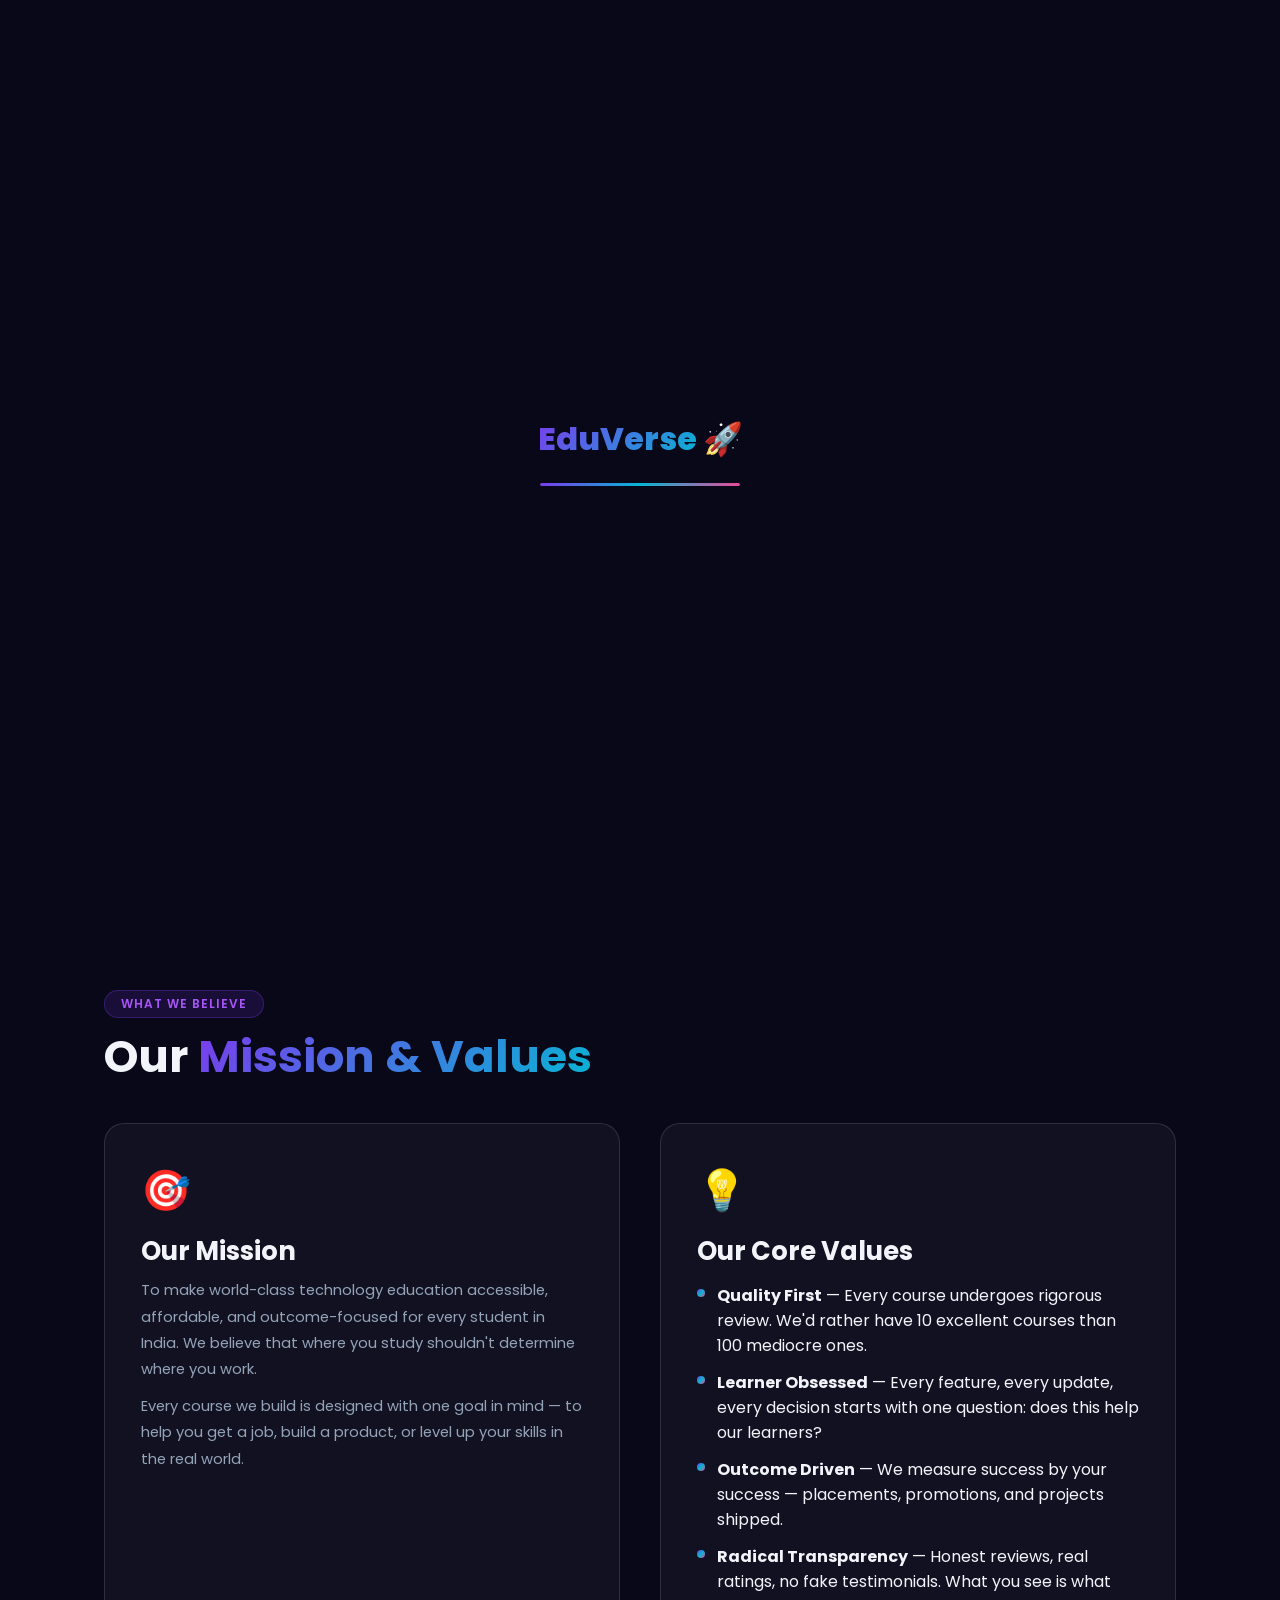
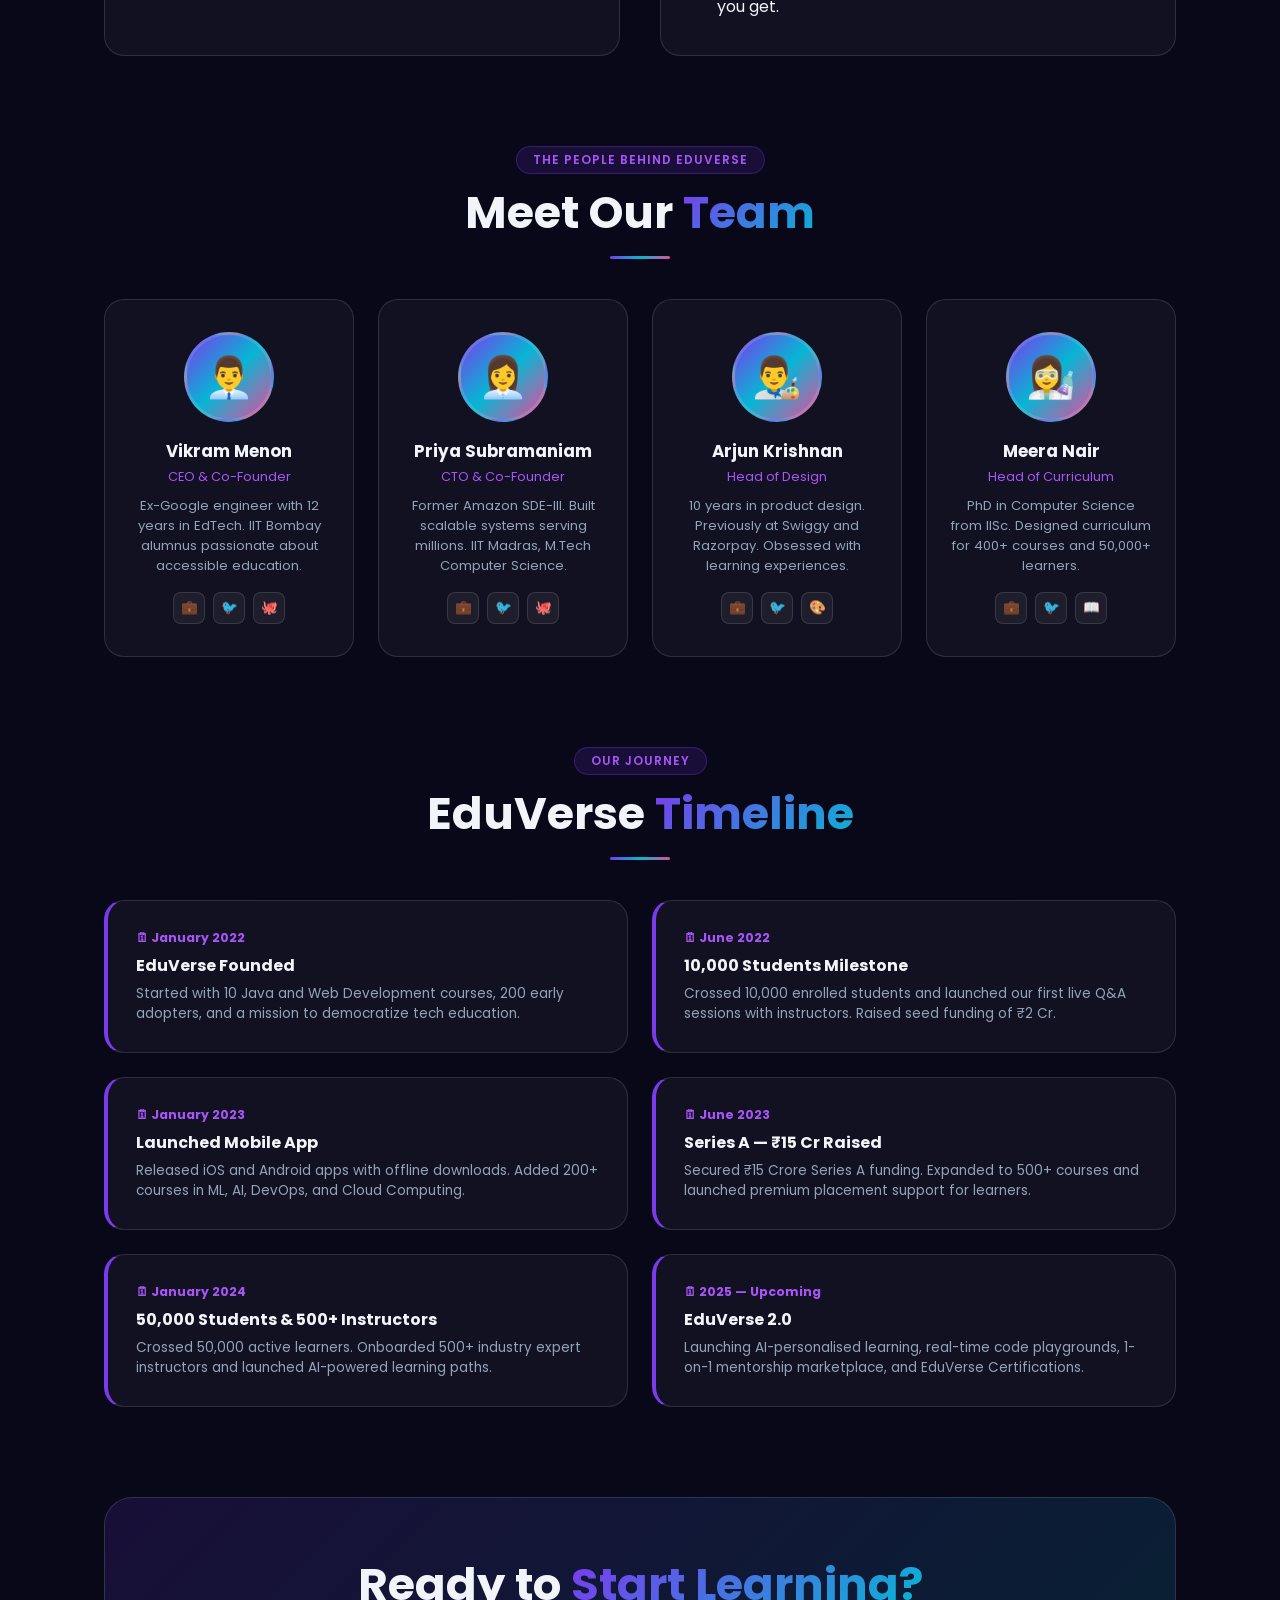
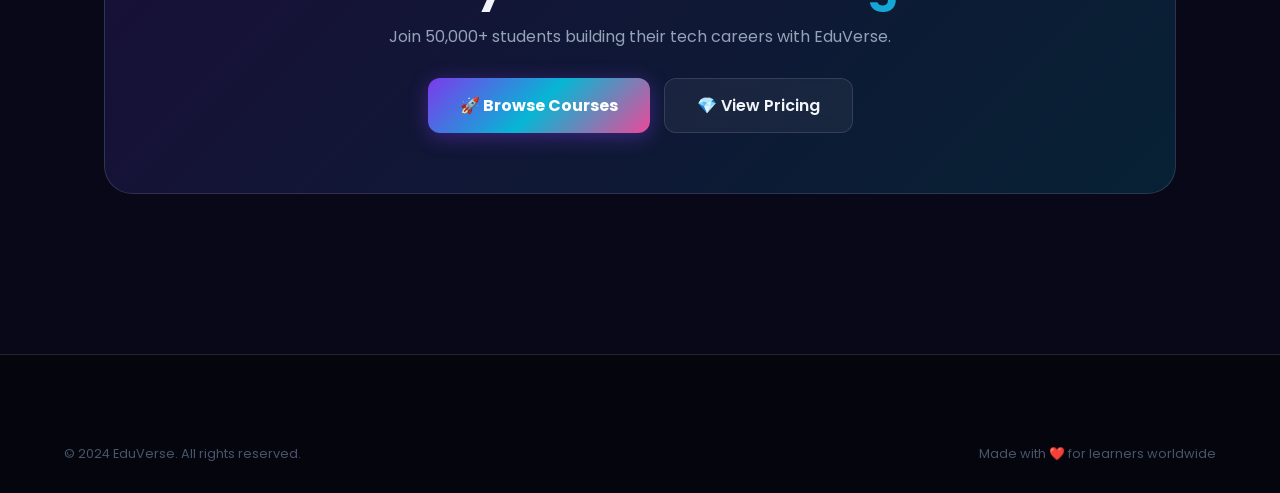
<file: about.html>
<!DOCTYPE html>
<html lang="en">
<head>
  <meta charset="UTF-8" />
  <meta name="viewport" content="width=device-width, initial-scale=1.0" />
  <title>About — EduVerse</title>
  <link rel="stylesheet" href="style.css" />
  <link rel="stylesheet" href="animations.css" />
  <link rel="stylesheet" href="responsive.css" />
  <style>
    .about-page { padding: calc(var(--navbar-height) + 60px) 5% 80px; max-width: 1200px; margin: 0 auto; }
    .about-hero { display: grid; grid-template-columns: 1fr 1fr; gap: 60px; align-items: center; margin-bottom: 90px; }
    @media(max-width:768px){ .about-hero { grid-template-columns:1fr; text-align:center; } }
    .about-hero-img {
      width: 100%; aspect-ratio: 1;
      background: var(--gradient-card);
      border: 1px solid var(--glass-border); border-radius: var(--border-radius-lg);
      display: flex; align-items: center; justify-content: center;
      font-size: 8rem; position: relative; overflow: hidden;
    }
    .about-hero-img .morph-shape { opacity: 0.15; }
    .about-stats { display: grid; grid-template-columns: repeat(4,1fr); gap: 24px; margin-bottom: 90px; }
    @media(max-width:768px){ .about-stats { grid-template-columns:1fr 1fr; } }
    .about-stat-card { background: var(--bg-card); border: 1px solid var(--glass-border); border-radius: var(--border-radius); padding: 28px 20px; text-align: center; transition: var(--transition-bounce); }
    .about-stat-card:hover { transform: translateY(-6px); border-color: var(--primary); box-shadow: var(--shadow-glow); }
    .about-stat-num { font-size: 2.5rem; font-weight: 900; display: block; margin-bottom: 4px; }
    .about-stat-label { font-size: 0.85rem; color: var(--text-secondary); }

    /* Mission + Values */
    .mission-section { display: grid; grid-template-columns: 1fr 1fr; gap: 40px; margin-bottom: 90px; }
    @media(max-width:768px){ .mission-section { grid-template-columns:1fr; } }
    .mission-card { background: var(--bg-card); border: 1px solid var(--glass-border); border-radius: var(--border-radius); padding: 36px; }
    .mission-icon { font-size: 2.5rem; margin-bottom: 16px; display: block; }
    .values-list { list-style: none; margin-top: 16px; display: flex; flex-direction: column; gap: 12px; }
    .value-item { display: flex; gap: 12px; align-items: flex-start; }
    .value-dot { width: 8px; height: 8px; border-radius: 50%; background: var(--gradient-main); flex-shrink: 0; margin-top: 6px; }

    /* Team */
    .team-grid { display: grid; grid-template-columns: repeat(auto-fill,minmax(240px,1fr)); gap: 24px; margin-bottom: 90px; }
    .team-card { background: var(--bg-card); border: 1px solid var(--glass-border); border-radius: var(--border-radius); padding: 32px 24px; text-align: center; transition: var(--transition-bounce); }
    .team-card:hover { transform: translateY(-6px); border-color: var(--primary); box-shadow: var(--shadow-glow); }
    .team-avatar { width: 90px; height: 90px; border-radius: 50%; background: var(--gradient-main); margin: 0 auto 16px; display: flex; align-items: center; justify-content: center; font-size: 2.5rem; border: 3px solid var(--glass-border); }
    .team-name { font-size: 1.05rem; font-weight: 700; margin-bottom: 4px; }
    .team-role { font-size: 0.8rem; color: var(--primary-light); margin-bottom: 10px; }
    .team-bio { font-size: 0.82rem; color: var(--text-secondary); margin-bottom: 16px; }
    .team-socials { display: flex; gap: 8px; justify-content: center; }
    .team-social { width: 32px; height: 32px; border-radius: 8px; background: var(--glass); border: 1px solid var(--glass-border); display: flex; align-items: center; justify-content: center; font-size: 0.85rem; transition: var(--transition); }
    .team-social:hover { background: var(--primary); border-color: var(--primary); }

    /* Timeline */
    .about-timeline { margin-bottom: 90px; }
    .timeline-grid { display: grid; grid-template-columns: 1fr 1fr; gap: 24px; }
    @media(max-width:768px){ .timeline-grid { grid-template-columns:1fr; } }
    .tl-card { background: var(--bg-card); border: 1px solid var(--glass-border); border-radius: var(--border-radius); padding: 28px; border-left: 4px solid var(--primary); transition: var(--transition-bounce); }
    .tl-card:hover { transform: translateX(6px); border-left-color: var(--secondary); }
    .tl-year { font-size: 0.78rem; font-weight: 700; color: var(--primary-light); margin-bottom: 6px; }
    .tl-title { font-size: 1rem; font-weight: 700; margin-bottom: 6px; }
    .tl-desc { font-size: 0.85rem; color: var(--text-secondary); }
  </style>
</head>
<body>
<div id="loader"><div class="loader-logo"><span class="gradient-text">EduVerse</span> 🚀</div><div class="loader-bar"><div class="loader-progress"></div></div></div>
<div id="cursor-spotlight"></div>

<nav class="navbar">
  <a href="index.html" class="nav-logo"><span>🚀</span><span class="logo-text">EduVerse</span></a>
  <ul class="nav-links">
    <li><a href="index.html">Home</a></li><li><a href="courses.html">Courses</a></li><li><a href="dashboard.html">Dashboard</a></li><li><a href="pricing.html">Pricing</a></li><li><a href="about.html" class="active">About</a></li><li><a href="contact.html">Contact</a></li>
  </ul>
  <div class="nav-actions">
    <button class="theme-toggle">☀️</button>
    <a href="dashboard.html"><button class="btn-primary">My Dashboard</button></a>
    <button class="hamburger"><span></span><span></span><span></span></button>
  </div>
</nav>
<div class="mobile-menu"><a href="index.html">🏠 Home</a><a href="courses.html">📚 Courses</a><a href="dashboard.html">📊 Dashboard</a><a href="about.html">ℹ️ About</a><a href="contact.html">📬 Contact</a></div>

<div class="about-page">

  <!-- Hero -->
  <div class="about-hero">
    <div class="reveal">
      <span class="section-tag">Our Story</span>
      <h1 class="section-title" style="margin-bottom:16px;">Empowering the Next<br/><span class="gradient-text">Generation of Builders</span></h1>
      <p style="font-size:1rem;color:var(--text-secondary);margin-bottom:24px;">EduVerse was born in 2022 from a simple belief — quality tech education should be accessible to every student in India, regardless of their college or city. We started with 10 courses and 200 students. Today, we're 50,000+ learners strong.</p>
      <div style="display:flex;gap:14px;flex-wrap:wrap;">
        <button class="btn-hero-primary" onclick="window.location.href='courses.html'">Explore Courses</button>
        <button class="btn-hero-secondary" onclick="window.location.href='contact.html'">Contact Us</button>
      </div>
    </div>
    <div class="about-hero-img reveal reveal-delay-2">
      <div class="morph-bg"><div class="morph-shape morph-shape-1" style="animation:morphShape 8s ease-in-out infinite;"></div></div>
      <span style="position:relative;z-index:2;">🚀</span>
    </div>
  </div>

  <!-- Stats -->
  <div class="about-stats">
    <div class="about-stat-card reveal"><span class="about-stat-num gradient-text" data-target="50000" data-suffix="+">50,000+</span><div class="about-stat-label">Students Enrolled</div></div>
    <div class="about-stat-card reveal reveal-delay-2"><span class="about-stat-num gradient-text" data-target="2000" data-suffix="+">2,000+</span><div class="about-stat-label">Courses Available</div></div>
    <div class="about-stat-card reveal reveal-delay-3"><span class="about-stat-num gradient-text" data-target="500" data-suffix="+">500+</span><div class="about-stat-label">Expert Instructors</div></div>
    <div class="about-stat-card reveal reveal-delay-4"><span class="about-stat-num gradient-text" data-target="95" data-suffix="%">95%</span><div class="about-stat-label">Placement Rate</div></div>
  </div>

  <!-- Mission + Values -->
  <div class="section-header reveal" style="text-align:left;margin-bottom:40px;">
    <span class="section-tag">What We Believe</span>
    <h2 class="section-title">Our <span class="gradient-text">Mission & Values</span></h2>
  </div>
  <div class="mission-section">
    <div class="mission-card reveal">
      <span class="mission-icon">🎯</span>
      <h3>Our Mission</h3>
      <p style="color:var(--text-secondary);margin-top:10px;font-size:0.92rem;line-height:1.8;">To make world-class technology education accessible, affordable, and outcome-focused for every student in India. We believe that where you study shouldn't determine where you work.</p>
      <p style="color:var(--text-secondary);margin-top:10px;font-size:0.92rem;line-height:1.8;">Every course we build is designed with one goal in mind — to help you get a job, build a product, or level up your skills in the real world.</p>
    </div>
    <div class="mission-card reveal reveal-delay-2">
      <span class="mission-icon">💡</span>
      <h3>Our Core Values</h3>
      <ul class="values-list">
        <li class="value-item"><div class="value-dot"></div><div><strong>Quality First</strong> — Every course undergoes rigorous review. We'd rather have 10 excellent courses than 100 mediocre ones.</div></li>
        <li class="value-item"><div class="value-dot"></div><div><strong>Learner Obsessed</strong> — Every feature, every update, every decision starts with one question: does this help our learners?</div></li>
        <li class="value-item"><div class="value-dot"></div><div><strong>Outcome Driven</strong> — We measure success by your success — placements, promotions, and projects shipped.</div></li>
        <li class="value-item"><div class="value-dot"></div><div><strong>Radical Transparency</strong> — Honest reviews, real ratings, no fake testimonials. What you see is what you get.</div></li>
      </ul>
    </div>
  </div>

  <!-- Team -->
  <div class="section-header reveal" style="margin-bottom:40px;">
    <span class="section-tag">The People Behind EduVerse</span>
    <h2 class="section-title">Meet Our <span class="gradient-text">Team</span></h2>
    <div class="section-divider"></div>
  </div>
  <div class="team-grid">
    <div class="team-card reveal">
      <div class="team-avatar">👨‍💼</div>
      <div class="team-name">Vikram Menon</div>
      <div class="team-role">CEO & Co-Founder</div>
      <div class="team-bio">Ex-Google engineer with 12 years in EdTech. IIT Bombay alumnus passionate about accessible education.</div>
      <div class="team-socials"><a href="#" class="team-social">💼</a><a href="#" class="team-social">🐦</a><a href="#" class="team-social">🐙</a></div>
    </div>
    <div class="team-card reveal reveal-delay-2">
      <div class="team-avatar">👩‍💼</div>
      <div class="team-name">Priya Subramaniam</div>
      <div class="team-role">CTO & Co-Founder</div>
      <div class="team-bio">Former Amazon SDE-III. Built scalable systems serving millions. IIT Madras, M.Tech Computer Science.</div>
      <div class="team-socials"><a href="#" class="team-social">💼</a><a href="#" class="team-social">🐦</a><a href="#" class="team-social">🐙</a></div>
    </div>
    <div class="team-card reveal reveal-delay-3">
      <div class="team-avatar">👨‍🎨</div>
      <div class="team-name">Arjun Krishnan</div>
      <div class="team-role">Head of Design</div>
      <div class="team-bio">10 years in product design. Previously at Swiggy and Razorpay. Obsessed with learning experiences.</div>
      <div class="team-socials"><a href="#" class="team-social">💼</a><a href="#" class="team-social">🐦</a><a href="#" class="team-social">🎨</a></div>
    </div>
    <div class="team-card reveal reveal-delay-4">
      <div class="team-avatar">👩‍🔬</div>
      <div class="team-name">Meera Nair</div>
      <div class="team-role">Head of Curriculum</div>
      <div class="team-bio">PhD in Computer Science from IISc. Designed curriculum for 400+ courses and 50,000+ learners.</div>
      <div class="team-socials"><a href="#" class="team-social">💼</a><a href="#" class="team-social">🐦</a><a href="#" class="team-social">📖</a></div>
    </div>
  </div>

  <!-- Timeline -->
  <div class="section-header reveal" style="margin-bottom:40px;">
    <span class="section-tag">Our Journey</span>
    <h2 class="section-title">EduVerse <span class="gradient-text">Timeline</span></h2>
    <div class="section-divider"></div>
  </div>
  <div class="about-timeline">
    <div class="timeline-grid">
      <div class="tl-card reveal"><div class="tl-year">🗓 January 2022</div><div class="tl-title">EduVerse Founded</div><div class="tl-desc">Started with 10 Java and Web Development courses, 200 early adopters, and a mission to democratize tech education.</div></div>
      <div class="tl-card reveal reveal-delay-2"><div class="tl-year">🗓 June 2022</div><div class="tl-title">10,000 Students Milestone</div><div class="tl-desc">Crossed 10,000 enrolled students and launched our first live Q&A sessions with instructors. Raised seed funding of ₹2 Cr.</div></div>
      <div class="tl-card reveal reveal-delay-3"><div class="tl-year">🗓 January 2023</div><div class="tl-title">Launched Mobile App</div><div class="tl-desc">Released iOS and Android apps with offline downloads. Added 200+ courses in ML, AI, DevOps, and Cloud Computing.</div></div>
      <div class="tl-card reveal reveal-delay-4"><div class="tl-year">🗓 June 2023</div><div class="tl-title">Series A — ₹15 Cr Raised</div><div class="tl-desc">Secured ₹15 Crore Series A funding. Expanded to 500+ courses and launched premium placement support for learners.</div></div>
      <div class="tl-card reveal"><div class="tl-year">🗓 January 2024</div><div class="tl-title">50,000 Students & 500+ Instructors</div><div class="tl-desc">Crossed 50,000 active learners. Onboarded 500+ industry expert instructors and launched AI-powered learning paths.</div></div>
      <div class="tl-card reveal reveal-delay-2"><div class="tl-year">🗓 2025 — Upcoming</div><div class="tl-title">EduVerse 2.0</div><div class="tl-desc">Launching AI-personalised learning, real-time code playgrounds, 1-on-1 mentorship marketplace, and EduVerse Certifications.</div></div>
    </div>
  </div>

  <!-- CTA -->
  <div class="reveal" style="text-align:center;padding:60px 20px;background:var(--gradient-card);border-radius:var(--border-radius-lg);border:1px solid var(--glass-border);">
    <h2 style="margin-bottom:12px;">Ready to <span class="gradient-text">Start Learning?</span></h2>
    <p style="color:var(--text-secondary);margin-bottom:28px;">Join 50,000+ students building their tech careers with EduVerse.</p>
    <div style="display:flex;gap:14px;justify-content:center;flex-wrap:wrap;">
      <button class="btn-hero-primary" onclick="window.location.href='courses.html'">🚀 Browse Courses</button>
      <button class="btn-hero-secondary" onclick="window.location.href='pricing.html'">💎 View Pricing</button>
    </div>
  </div>
</div>

<footer style="margin-top:80px;">
  <div class="footer-bottom" style="max-width:1300px;margin:0 auto;padding:30px 0 0;">
    <span>© 2024 EduVerse. All rights reserved.</span>
    <span>Made with ❤️ for learners worldwide</span>
  </div>
</footer>
<button id="back-to-top">↑</button>
<button class="ai-chat-toggle">🤖</button>
<div class="ai-chat-box"><div class="chat-header"><span>🤖</span><h4>EduVerse AI</h4><button class="chat-close">✕</button></div><div class="chat-messages"><div class="chat-msg bot">👋 Want to know more about EduVerse? I'm happy to help!</div></div><div class="chat-input-row"><input class="chat-input" type="text" placeholder="Ask me anything..." /><button class="chat-send">→</button></div></div>

<script src="main.js"></script>
</body>
</html>
</file>
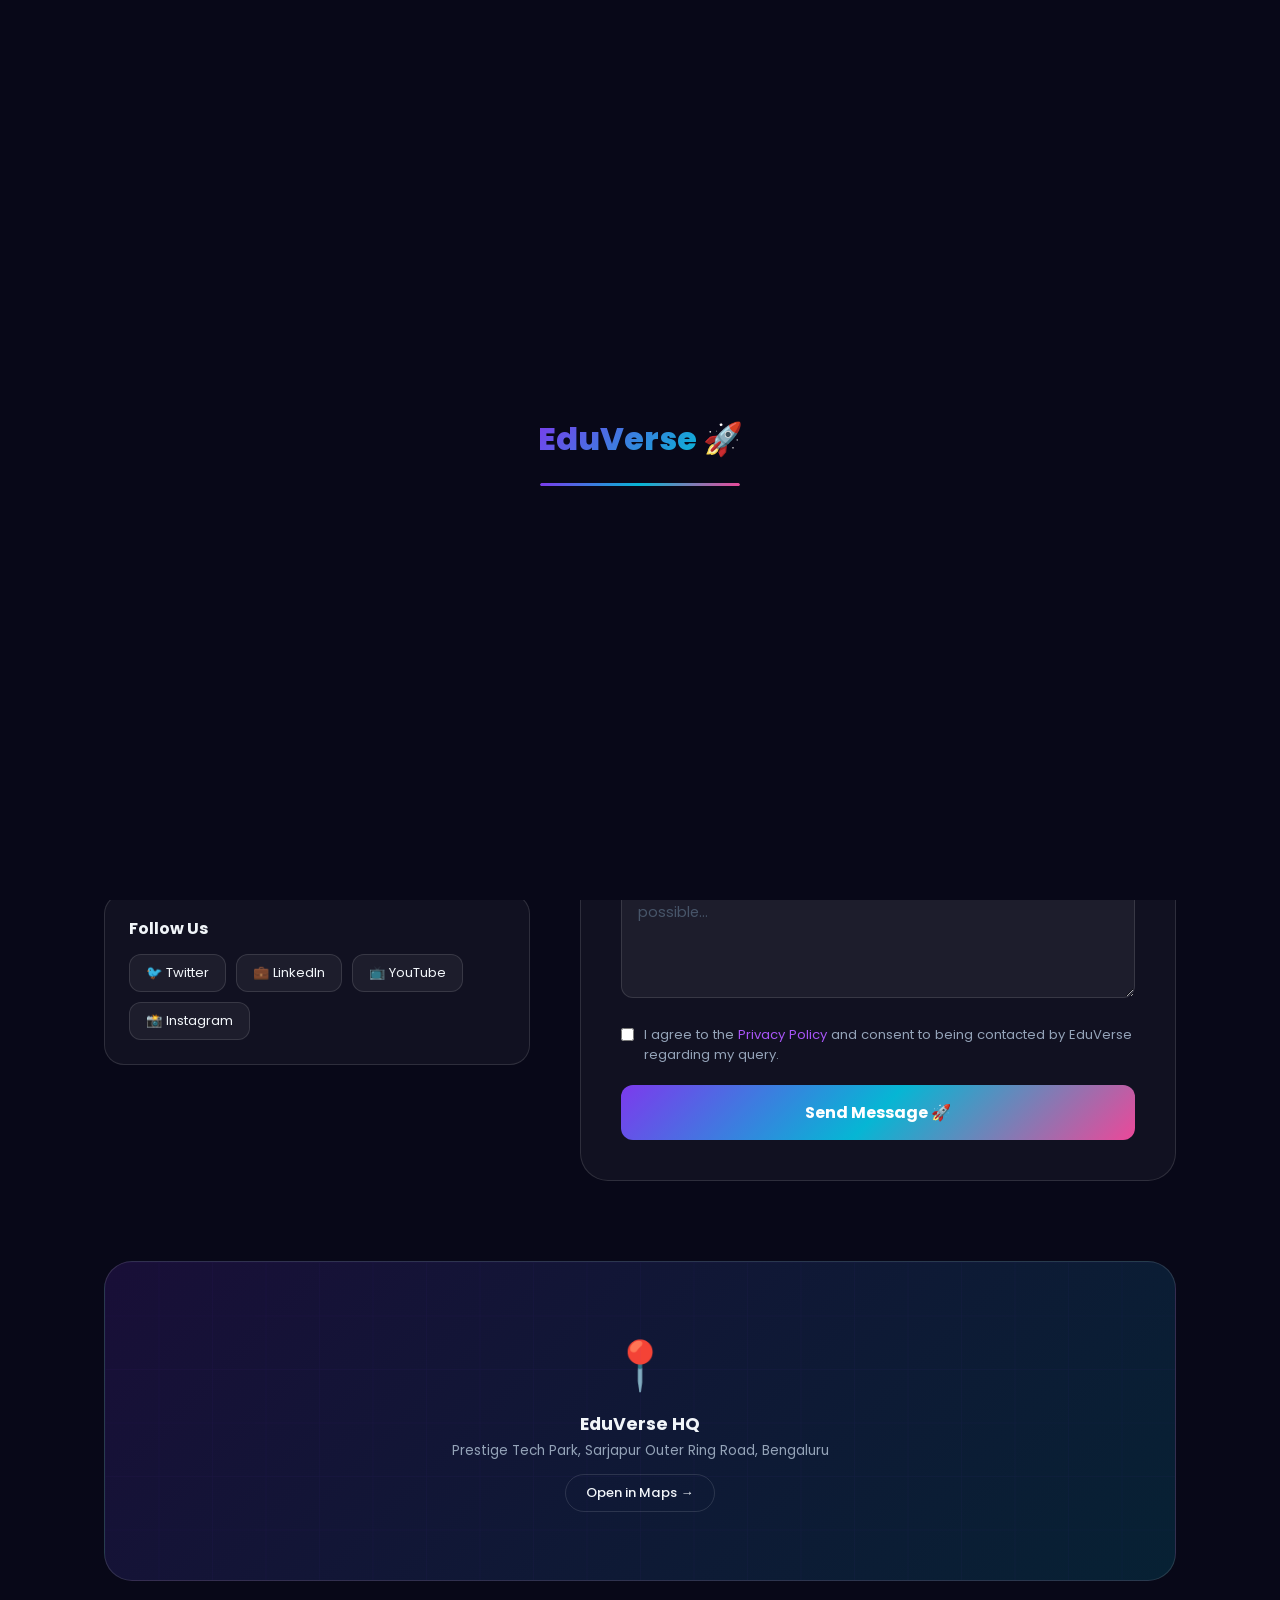
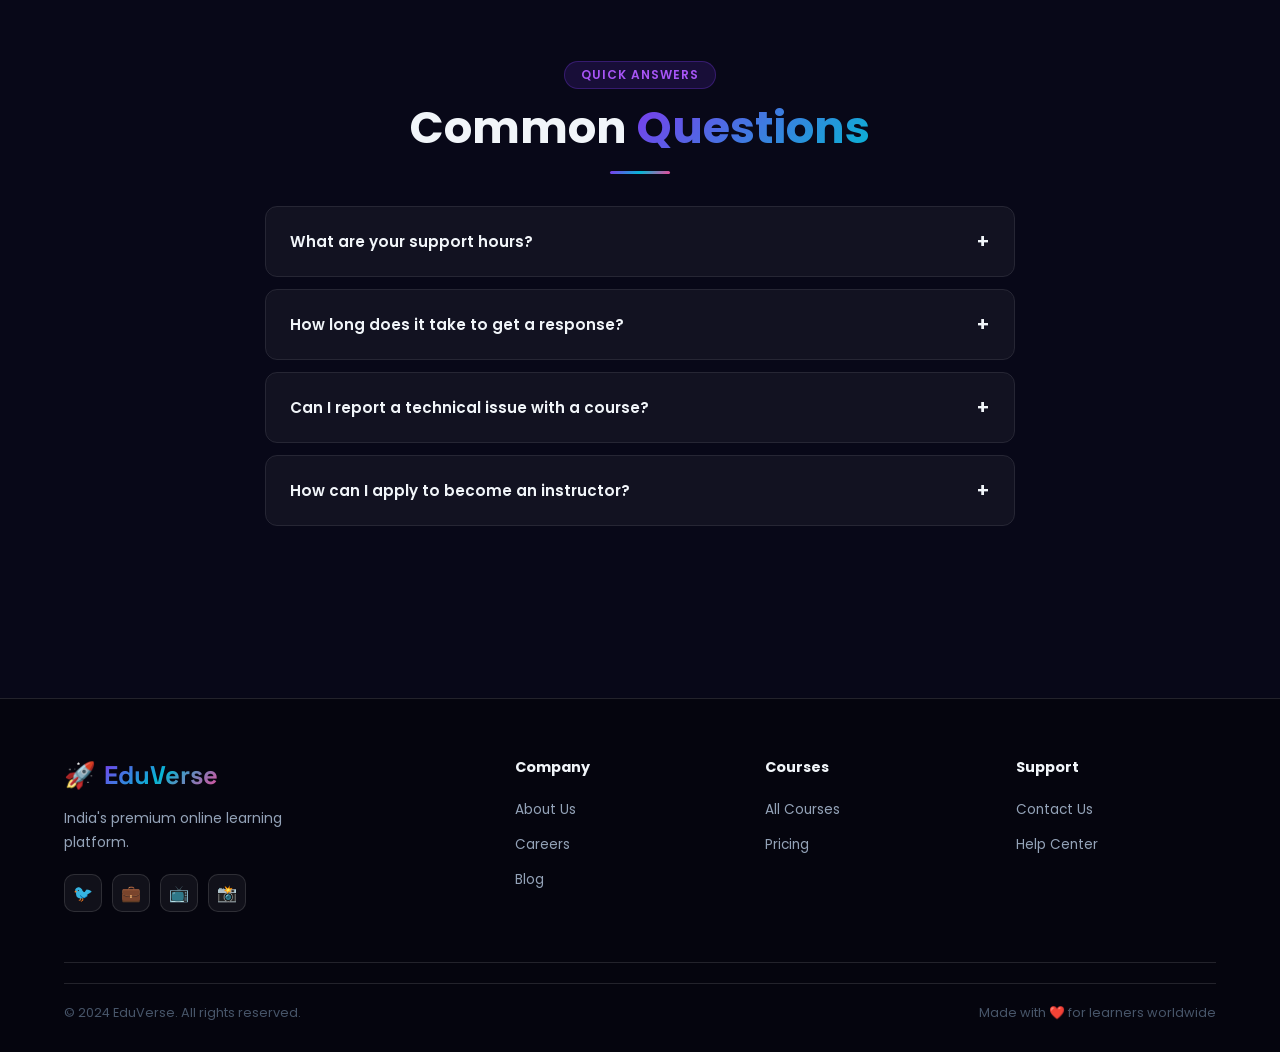
<file: contact.html>
<!DOCTYPE html>
<html lang="en">
<head>
  <meta charset="UTF-8" />
  <meta name="viewport" content="width=device-width, initial-scale=1.0" />
  <title>Contact — EduVerse</title>
  <link rel="stylesheet" href="style.css" />
  <link rel="stylesheet" href="animations.css" />
  <link rel="stylesheet" href="responsive.css" />
  <style>
    .contact-page { padding: calc(var(--navbar-height) + 60px) 5% 80px; max-width: 1200px; margin: 0 auto; }
    .contact-grid { display: grid; grid-template-columns: 1fr 1.4fr; gap: 50px; margin-bottom: 80px; }
    @media(max-width:900px){ .contact-grid { grid-template-columns:1fr; } }

    /* Contact Info */
    .contact-info-cards { display: flex; flex-direction: column; gap: 16px; margin-bottom: 32px; }
    .info-card {
      display: flex; align-items: flex-start; gap: 16px;
      background: var(--bg-card); border: 1px solid var(--glass-border);
      border-radius: var(--border-radius); padding: 22px;
      transition: var(--transition-bounce);
    }
    .info-card:hover { border-color: var(--primary); transform: translateX(6px); box-shadow: var(--shadow-glow); }
    .info-icon { width: 48px; height: 48px; border-radius: 12px; display: flex; align-items: center; justify-content: center; font-size: 1.4rem; flex-shrink: 0; }
    .info-content h4 { font-size: 0.9rem; font-weight: 700; margin-bottom: 4px; }
    .info-content p, .info-content a { font-size: 0.85rem; color: var(--text-secondary); }
    .info-content a:hover { color: var(--primary-light); }

    /* Form */
    .contact-form-card {
      background: var(--bg-card); border: 1px solid var(--glass-border);
      border-radius: var(--border-radius-lg); padding: 40px;
    }
    .form-row { display: grid; grid-template-columns: 1fr 1fr; gap: 16px; }
    @media(max-width:600px){ .form-row { grid-template-columns:1fr; } }
    .form-group { margin-bottom: 20px; }
    .form-label { display: block; font-size: 0.85rem; font-weight: 600; margin-bottom: 8px; color: var(--text-secondary); }
    .form-input, .form-select, .form-textarea {
      width: 100%; padding: 12px 16px;
      background: var(--glass); border: 1px solid var(--glass-border);
      border-radius: var(--border-radius-sm); color: var(--text-primary);
      font-family: var(--font-main); font-size: 0.9rem; outline: none;
      transition: var(--transition);
    }
    .form-input:focus, .form-select:focus, .form-textarea:focus {
      border-color: var(--primary); box-shadow: 0 0 0 3px rgba(124,58,237,0.15);
    }
    .form-input::placeholder, .form-textarea::placeholder { color: var(--text-muted); }
    .form-input.error { border-color: #ef4444; box-shadow: 0 0 0 3px rgba(239,68,68,0.15); }
    .form-textarea { resize: vertical; min-height: 130px; }
    .form-error { font-size: 0.75rem; color: #ef4444; margin-top: 4px; display: none; }
    .form-error.visible { display: block; }
    .form-select option { background: #0f0a2e; }
    .btn-submit {
      width: 100%; padding: 15px; border-radius: var(--border-radius-sm);
      background: var(--gradient-main); color: white; font-weight: 700;
      font-size: 1rem; border: none; cursor: pointer;
      font-family: var(--font-main); transition: var(--transition-bounce);
      position: relative; overflow: hidden;
    }
    .btn-submit:hover { transform: translateY(-2px); box-shadow: var(--shadow-neon); }
    .btn-submit:disabled { opacity: 0.6; cursor: not-allowed; transform: none; }

    /* Map placeholder */
    .map-placeholder {
      width: 100%; height: 320px; border-radius: var(--border-radius-lg);
      background: var(--gradient-card); border: 1px solid var(--glass-border);
      display: flex; flex-direction: column; align-items: center; justify-content: center;
      gap: 12px; margin-bottom: 80px; position: relative; overflow: hidden;
    }
    .map-placeholder .map-pin { font-size: 3rem; animation: bounce 1.5s ease-in-out infinite; }
    .map-grid-lines { position: absolute; inset: 0; opacity: 0.05; }
    .map-info { text-align: center; z-index: 2; }
    .map-info h3 { font-size: 1.1rem; margin-bottom: 4px; }
    .map-info p { font-size: 0.85rem; color: var(--text-secondary); }

    /* Success state */
    .form-success {
      text-align: center; padding: 40px; display: none;
    }
    .form-success.show { display: block; animation: scaleIn 0.4s ease; }
    .success-icon { font-size: 4rem; margin-bottom: 16px; }
  </style>
</head>
<body>
<div id="loader"><div class="loader-logo"><span class="gradient-text">EduVerse</span> 🚀</div><div class="loader-bar"><div class="loader-progress"></div></div></div>
<div id="cursor-spotlight"></div>

<nav class="navbar">
  <a href="index.html" class="nav-logo"><span>🚀</span><span class="logo-text">EduVerse</span></a>
  <ul class="nav-links">
    <li><a href="index.html">Home</a></li><li><a href="courses.html">Courses</a></li><li><a href="dashboard.html">Dashboard</a></li><li><a href="pricing.html">Pricing</a></li><li><a href="about.html">About</a></li><li><a href="contact.html" class="active">Contact</a></li>
  </ul>
  <div class="nav-actions">
    <button class="theme-toggle">☀️</button>
    <a href="dashboard.html"><button class="btn-primary">My Dashboard</button></a>
    <button class="hamburger"><span></span><span></span><span></span></button>
  </div>
</nav>
<div class="mobile-menu"><a href="index.html">🏠 Home</a><a href="courses.html">📚 Courses</a><a href="dashboard.html">📊 Dashboard</a><a href="about.html">ℹ️ About</a><a href="contact.html">📬 Contact</a></div>

<div class="contact-page">
  <div class="section-header reveal" style="text-align:left;margin-bottom:50px;">
    <span class="section-tag">We're Here to Help</span>
    <h1 class="section-title">Get In <span class="gradient-text">Touch</span></h1>
    <p style="color:var(--text-secondary);">Have a question, feedback, or need support? Our team typically responds within 2 hours.</p>
  </div>

  <div class="contact-grid">
    <!-- Left: Info -->
    <div>
      <div class="contact-info-cards">
        <div class="info-card reveal">
          <div class="info-icon" style="background:rgba(124,58,237,0.15);">📧</div>
          <div class="info-content">
            <h4>Email Us</h4>
            <a href="mailto:support@eduverse.in">support@eduverse.in</a><br/>
            <a href="mailto:careers@eduverse.in">careers@eduverse.in</a>
          </div>
        </div>
        <div class="info-card reveal reveal-delay-2">
          <div class="info-icon" style="background:rgba(6,182,212,0.15);">📞</div>
          <div class="info-content">
            <h4>Call Us</h4>
            <p>+91 80 4567 8900</p>
            <p style="font-size:0.75rem;color:var(--text-muted);">Mon–Sat, 9 AM – 7 PM IST</p>
          </div>
        </div>
        <div class="info-card reveal reveal-delay-3">
          <div class="info-icon" style="background:rgba(236,72,153,0.15);">📍</div>
          <div class="info-content">
            <h4>Our Office</h4>
            <p>12th Floor, Prestige Tech Park,<br/>Sarjapur Outer Ring Road,<br/>Bengaluru — 560 103, Karnataka</p>
          </div>
        </div>
        <div class="info-card reveal reveal-delay-4">
          <div class="info-icon" style="background:rgba(245,158,11,0.15);">💬</div>
          <div class="info-content">
            <h4>Live Chat</h4>
            <p>Available 24/7 via our AI assistant</p>
            <a href="#" onclick="document.querySelector('.ai-chat-toggle').click();return false;" style="color:var(--primary-light);font-weight:600;">Start Chat →</a>
          </div>
        </div>
      </div>

      <!-- Social -->
      <div class="reveal" style="background:var(--bg-card);border:1px solid var(--glass-border);border-radius:var(--border-radius);padding:24px;">
        <h4 style="margin-bottom:16px;">Follow Us</h4>
        <div style="display:flex;gap:10px;flex-wrap:wrap;">
          <a href="#" class="social-link" style="width:auto;padding:8px 16px;border-radius:var(--border-radius-sm);gap:8px;display:flex;align-items:center;font-size:0.82rem;" aria-label="Twitter">🐦 Twitter</a>
          <a href="#" class="social-link" style="width:auto;padding:8px 16px;border-radius:var(--border-radius-sm);gap:8px;display:flex;align-items:center;font-size:0.82rem;" aria-label="LinkedIn">💼 LinkedIn</a>
          <a href="#" class="social-link" style="width:auto;padding:8px 16px;border-radius:var(--border-radius-sm);gap:8px;display:flex;align-items:center;font-size:0.82rem;" aria-label="YouTube">📺 YouTube</a>
          <a href="#" class="social-link" style="width:auto;padding:8px 16px;border-radius:var(--border-radius-sm);gap:8px;display:flex;align-items:center;font-size:0.82rem;" aria-label="Instagram">📸 Instagram</a>
        </div>
      </div>
    </div>

    <!-- Right: Form -->
    <div class="contact-form-card reveal">
      <h2 style="font-size:1.4rem;margin-bottom:6px;">Send Us a Message</h2>
      <p style="font-size:0.85rem;color:var(--text-secondary);margin-bottom:28px;">Fill out the form below and we'll get back to you within 2 business hours.</p>

      <div id="contact-form-wrap">
        <div class="form-row">
          <div class="form-group">
            <label class="form-label" for="fname">First Name *</label>
            <input class="form-input" id="fname" type="text" placeholder="Rohan" />
            <div class="form-error" id="fname-error">Please enter your first name.</div>
          </div>
          <div class="form-group">
            <label class="form-label" for="lname">Last Name *</label>
            <input class="form-input" id="lname" type="text" placeholder="Mathew" />
            <div class="form-error" id="lname-error">Please enter your last name.</div>
          </div>
        </div>
        <div class="form-group">
          <label class="form-label" for="email">Email Address *</label>
          <input class="form-input" id="email" type="email" placeholder="rohan@example.com" />
          <div class="form-error" id="email-error">Please enter a valid email address.</div>
        </div>
        <div class="form-group">
          <label class="form-label" for="phone">Phone Number</label>
          <input class="form-input" id="phone" type="tel" placeholder="+91 98765 43210" />
        </div>
        <div class="form-group">
          <label class="form-label" for="subject">Subject *</label>
          <select class="form-select form-input" id="subject">
            <option value="">Select a topic...</option>
            <option>Course Enquiry</option>
            <option>Technical Support</option>
            <option>Billing & Payments</option>
            <option>Instructor Application</option>
            <option>Partnership</option>
            <option>Feedback</option>
            <option>Other</option>
          </select>
          <div class="form-error" id="subject-error">Please select a subject.</div>
        </div>
        <div class="form-group">
          <label class="form-label" for="message">Message *</label>
          <textarea class="form-textarea" id="message" placeholder="Describe your query in detail. We'll get back to you as soon as possible..."></textarea>
          <div class="form-error" id="message-error">Please enter your message (at least 20 characters).</div>
        </div>
        <div class="form-group" style="display:flex;align-items:flex-start;gap:10px;">
          <input type="checkbox" id="consent" style="margin-top:3px;accent-color:var(--primary);" />
          <label for="consent" style="font-size:0.82rem;color:var(--text-secondary);cursor:pointer;">I agree to the <a href="#" style="color:var(--primary-light);">Privacy Policy</a> and consent to being contacted by EduVerse regarding my query.</label>
        </div>
        <div class="form-error" id="consent-error">Please accept the privacy policy to continue.</div>
        <button class="btn-submit" id="submit-btn" onclick="submitForm()">Send Message 🚀</button>
      </div>

      <div class="form-success" id="form-success">
        <div class="success-icon">🎉</div>
        <h3 style="margin-bottom:8px;">Message Sent!</h3>
        <p style="color:var(--text-secondary);">Thank you for reaching out. Our team will get back to you at your email address within 2 business hours.</p>
        <button class="btn-primary" style="margin-top:20px;" onclick="resetForm()">Send Another Message</button>
      </div>
    </div>
  </div>

  <!-- Map -->
  <div class="map-placeholder reveal">
    <svg class="map-grid-lines" viewBox="0 0 800 320" xmlns="http://www.w3.org/2000/svg">
      <defs><pattern id="grid" width="40" height="40" patternUnits="userSpaceOnUse"><path d="M 40 0 L 0 0 0 40" fill="none" stroke="rgba(124,58,237,1)" stroke-width="1"/></pattern></defs>
      <rect width="100%" height="100%" fill="url(#grid)" />
    </svg>
    <div class="map-pin">📍</div>
    <div class="map-info">
      <h3>EduVerse HQ</h3>
      <p>Prestige Tech Park, Sarjapur Outer Ring Road, Bengaluru</p>
      <button class="btn-ghost" style="margin-top:12px;padding:8px 20px;border-radius:100px;font-size:0.82rem;" onclick="showToast('🗺 Opening Google Maps...')">Open in Maps →</button>
    </div>
  </div>

  <!-- FAQ -->
  <div class="section-header reveal" style="margin-bottom:32px;">
    <span class="section-tag">Quick Answers</span>
    <h2 class="section-title">Common <span class="gradient-text">Questions</span></h2>
    <div class="section-divider"></div>
  </div>
  <div class="faq-wrapper" style="max-width:750px;margin:0 auto;">
    <div class="faq-item"><div class="faq-question"><span>What are your support hours?</span><span class="faq-icon">+</span></div><div class="faq-answer"><p>Our human support team is available Monday to Saturday, 9 AM to 7 PM IST. AI chat support is available 24/7. For urgent technical issues, we respond within 1 hour.</p></div></div>
    <div class="faq-item"><div class="faq-question"><span>How long does it take to get a response?</span><span class="faq-icon">+</span></div><div class="faq-answer"><p>We typically respond to emails within 2 business hours. Pro and Premium subscribers get priority support with responses within 30 minutes during business hours.</p></div></div>
    <div class="faq-item"><div class="faq-question"><span>Can I report a technical issue with a course?</span><span class="faq-icon">+</span></div><div class="faq-answer"><p>Yes! Use the "Report an Issue" button within any course video, or email us with the course name and lecture number. We resolve most technical issues within 24 hours.</p></div></div>
    <div class="faq-item"><div class="faq-question"><span>How can I apply to become an instructor?</span><span class="faq-icon">+</span></div><div class="faq-answer"><p>We'd love to have you! Fill out this form with "Instructor Application" as the subject, or email us at instructors@eduverse.in. Include your expertise and a sample lesson plan.</p></div></div>
  </div>
</div>

<footer style="margin-top:80px;">
  <div class="footer-grid" style="max-width:1300px;margin:0 auto;">
    <div class="footer-brand">
      <div class="nav-logo"><span>🚀</span><span class="logo-text">EduVerse</span></div>
      <p>India's premium online learning platform.</p>
      <div class="social-links"><a href="#" class="social-link">🐦</a><a href="#" class="social-link">💼</a><a href="#" class="social-link">📺</a><a href="#" class="social-link">📸</a></div>
    </div>
    <div class="footer-col"><h4>Company</h4><ul><li><a href="about.html">About Us</a></li><li><a href="#">Careers</a></li><li><a href="#">Blog</a></li></ul></div>
    <div class="footer-col"><h4>Courses</h4><ul><li><a href="courses.html">All Courses</a></li><li><a href="pricing.html">Pricing</a></li></ul></div>
    <div class="footer-col"><h4>Support</h4><ul><li><a href="contact.html">Contact Us</a></li><li><a href="#">Help Center</a></li></ul></div>
  </div>
  <div class="footer-bottom" style="max-width:1300px;margin:20px auto 0;padding-top:20px;border-top:1px solid var(--glass-border);">
    <span>© 2024 EduVerse. All rights reserved.</span>
    <span>Made with ❤️ for learners worldwide</span>
  </div>
</footer>

<button id="back-to-top">↑</button>
<button class="ai-chat-toggle">🤖</button>
<div class="ai-chat-box"><div class="chat-header"><span>🤖</span><h4>EduVerse AI</h4><button class="chat-close">✕</button></div><div class="chat-messages"><div class="chat-msg bot">👋 Need help? I can answer most questions instantly. What's on your mind?</div></div><div class="chat-input-row"><input class="chat-input" type="text" placeholder="Ask me anything..." /><button class="chat-send">→</button></div></div>

<script src="main.js"></script>
<script>
function validateField(id, condition, errId) {
  const el = document.getElementById(id);
  const err = document.getElementById(errId);
  if (!condition) { el?.classList.add('error'); err?.classList.add('visible'); return false; }
  el?.classList.remove('error'); err?.classList.remove('visible'); return true;
}

function submitForm() {
  const fname = document.getElementById('fname')?.value.trim();
  const lname = document.getElementById('lname')?.value.trim();
  const email = document.getElementById('email')?.value.trim();
  const subject = document.getElementById('subject')?.value;
  const message = document.getElementById('message')?.value.trim();
  const consent = document.getElementById('consent')?.checked;

  const v1 = validateField('fname', fname?.length >= 2, 'fname-error');
  const v2 = validateField('lname', lname?.length >= 2, 'lname-error');
  const v3 = validateField('email', /^[^\s@]+@[^\s@]+\.[^\s@]+$/.test(email), 'email-error');
  const v4 = validateField('subject', !!subject, 'subject-error');
  const v5 = validateField('message', message?.length >= 20, 'message-error');
  const consentErr = document.getElementById('consent-error');
  if (!consent) { consentErr.classList.add('visible'); } else { consentErr.classList.remove('visible'); }

  if (!v1 || !v2 || !v3 || !v4 || !v5 || !consent) { showToast('⚠️ Please fill in all required fields correctly.'); return; }

  const btn = document.getElementById('submit-btn');
  btn.disabled = true; btn.textContent = 'Sending...';
  setTimeout(() => {
    document.getElementById('contact-form-wrap').style.display = 'none';
    document.getElementById('form-success').classList.add('show');
    showToast('✅ Message sent successfully!');
  }, 1500);
}

function resetForm() {
  document.getElementById('contact-form-wrap').style.display = 'block';
  document.getElementById('form-success').classList.remove('show');
  document.getElementById('submit-btn').disabled = false;
  document.getElementById('submit-btn').textContent = 'Send Message 🚀';
  ['fname','lname','email','phone','subject','message'].forEach(id => {
    const el = document.getElementById(id);
    if (el) { el.value = ''; el.classList.remove('error'); }
  });
  if (document.getElementById('consent')) document.getElementById('consent').checked = false;
}

document.addEventListener('DOMContentLoaded', initFAQ);
</script>
</body>
</html>
</file>
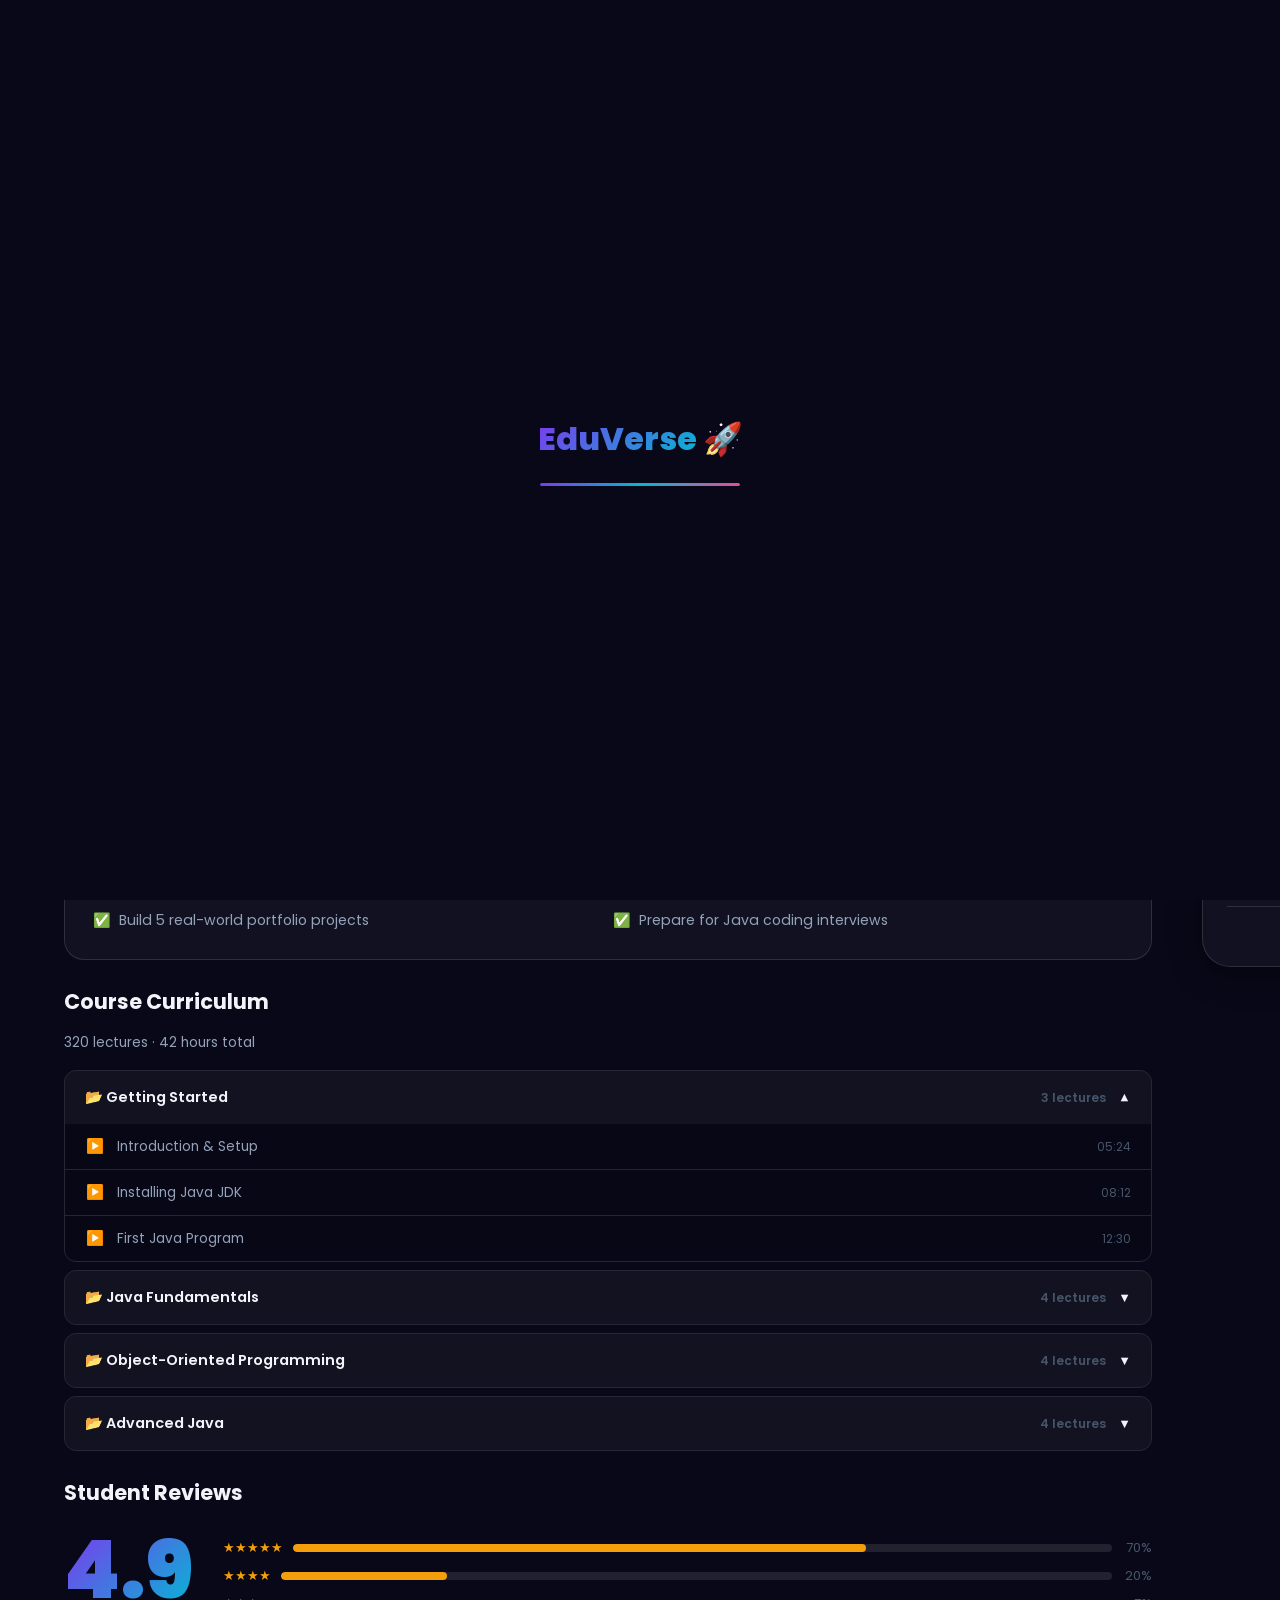
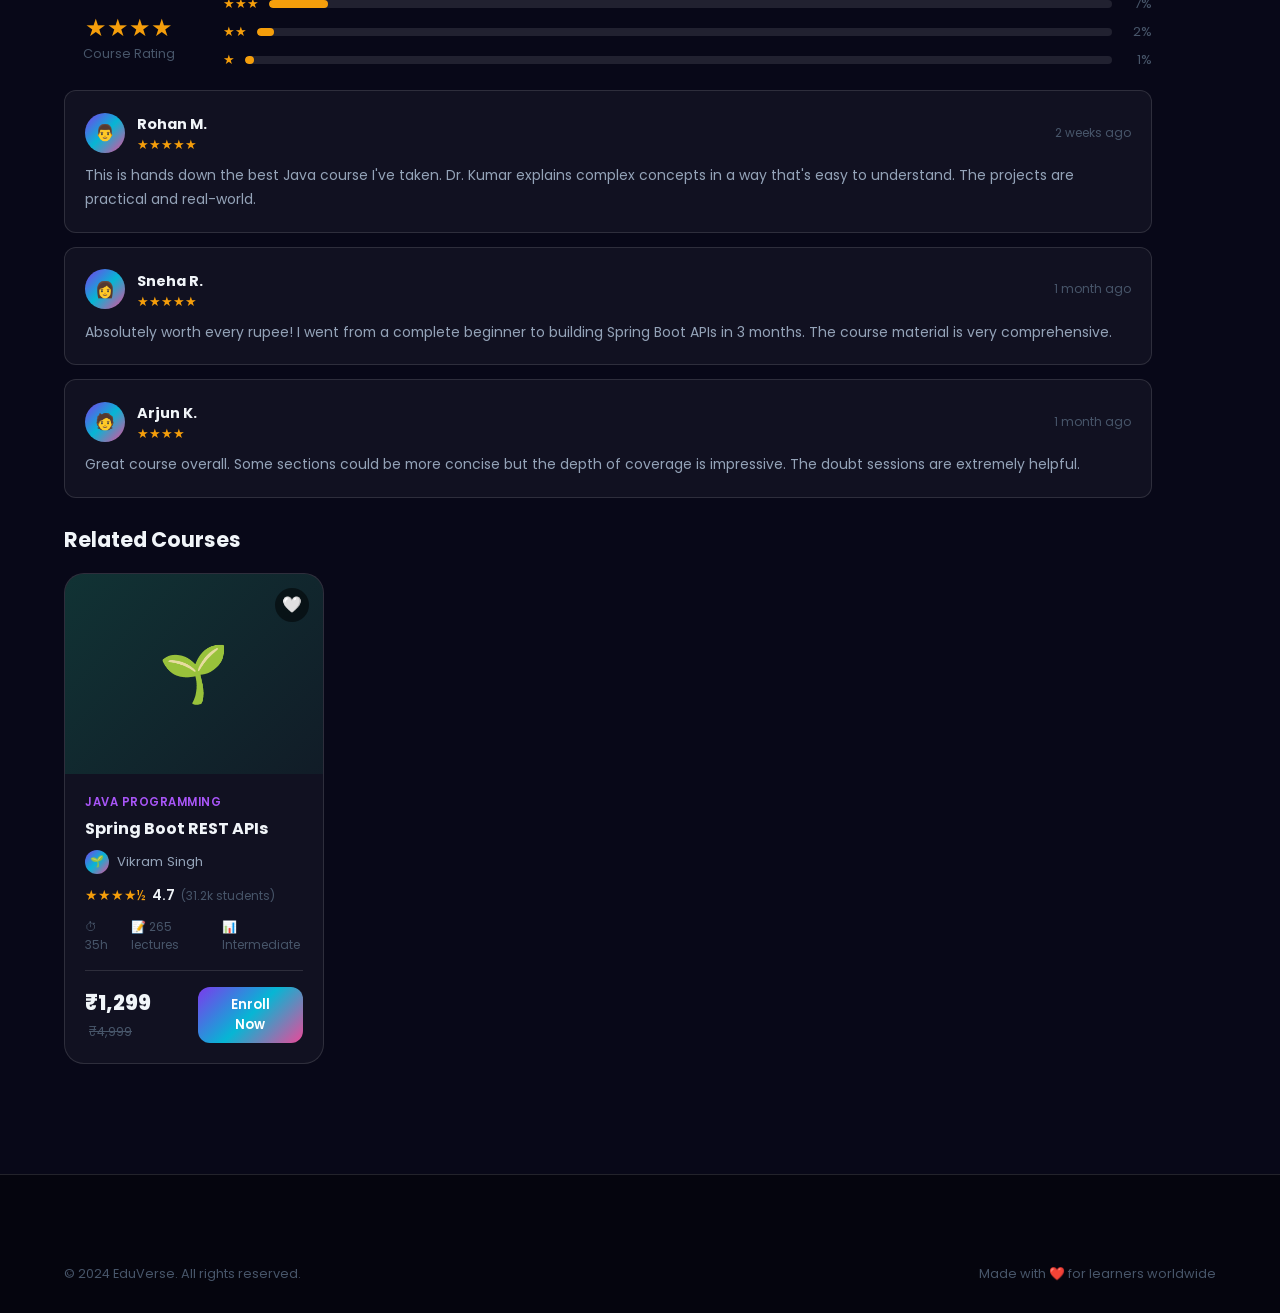
<file: course-details.html>
<!DOCTYPE html>
<html lang="en">
<head>
  <meta charset="UTF-8" />
  <meta name="viewport" content="width=device-width, initial-scale=1.0" />
  <title>Course Details — EduVerse</title>
  <link rel="stylesheet" href="style.css" />
  <link rel="stylesheet" href="animations.css" />
  <link rel="stylesheet" href="responsive.css" />
  <style>
    .details-page { padding: calc(var(--navbar-height) + 30px) 5% 80px; }
    .details-grid { display: grid; grid-template-columns: 1fr 380px; gap: 50px; max-width: 1300px; margin: 0 auto; align-items: start; }
    @media(max-width:900px){.details-grid{grid-template-columns:1fr;}}
    .course-banner { width:100%; height:320px; border-radius:var(--border-radius-lg); display:flex; align-items:center; justify-content:center; font-size:6rem; margin-bottom:30px; position:relative; overflow:hidden; }
    .course-banner-overlay { position:absolute;inset:0;background:rgba(0,0,0,0.2); display:flex;flex-direction:column;align-items:center;justify-content:center;gap:12px; }
    .play-big { width:70px;height:70px;border-radius:50%;background:rgba(255,255,255,0.95);display:flex;align-items:center;justify-content:center;font-size:1.8rem;cursor:pointer;transition:var(--transition-bounce); }
    .play-big:hover{transform:scale(1.1);}
    .breadcrumb{font-size:0.8rem;color:var(--text-muted);margin-bottom:12px;display:flex;gap:8px;align-items:center;flex-wrap:wrap;}
    .breadcrumb a{color:var(--primary-light);} .breadcrumb span{color:var(--text-muted);}
    .tags-row{display:flex;gap:8px;flex-wrap:wrap;margin-bottom:20px;}
    .tag{padding:4px 14px;border-radius:100px;background:var(--glass);border:1px solid var(--glass-border);font-size:0.75rem;font-weight:500;}
    .outcome-list{list-style:none;display:grid;grid-template-columns:1fr 1fr;gap:10px;margin-top:16px;}
    @media(max-width:600px){.outcome-list{grid-template-columns:1fr;}}
    .outcome-item{display:flex;align-items:flex-start;gap:8px;font-size:0.88rem;color:var(--text-secondary);}
    .outcome-item::before{content:'✅';flex-shrink:0;}
    .curriculum-item{border:1px solid var(--glass-border);border-radius:var(--border-radius-sm);margin-bottom:8px;overflow:hidden;}
    .curriculum-header{padding:16px 20px;display:flex;justify-content:space-between;cursor:pointer;background:var(--bg-card);font-weight:600;font-size:0.9rem;transition:var(--transition);}
    .curriculum-header:hover{color:var(--primary-light);}
    .curriculum-body{max-height:0;overflow:hidden;transition:max-height 0.4s ease;background:rgba(0,0,0,0.1);}
    .curriculum-item.open .curriculum-body{max-height:500px;}
    .curriculum-item.open .curr-icon{transform:rotate(180deg);}
    .curr-icon{transition:transform 0.3s;font-size:0.8rem;}
    .lecture-item{padding:12px 20px;display:flex;align-items:center;gap:12px;font-size:0.85rem;color:var(--text-secondary);border-bottom:1px solid var(--glass-border);}
    .lecture-item:last-child{border-bottom:none;}
    .lecture-icon{font-size:0.9rem;width:20px;text-align:center;}
    .lecture-duration{margin-left:auto;font-size:0.75rem;color:var(--text-muted);}
    .rating-bars{display:flex;flex-direction:column;gap:8px;margin-top:16px;}
    .rating-row{display:flex;align-items:center;gap:10px;font-size:0.82rem;}
    .rating-bar-bg{flex:1;height:8px;background:rgba(255,255,255,0.1);border-radius:4px;overflow:hidden;}
    .rating-bar-fill{height:100%;background:var(--accent-yellow);border-radius:4px;}
    .review-card{padding:20px;background:var(--bg-card);border:1px solid var(--glass-border);border-radius:var(--border-radius-sm);margin-bottom:14px;}
    .review-header{display:flex;align-items:center;gap:12px;margin-bottom:10px;}
    .review-avatar{width:40px;height:40px;border-radius:50%;background:var(--gradient-main);display:flex;align-items:center;justify-content:center;}
    .sticky-card{position:sticky;top:calc(var(--navbar-height)+20px);background:var(--bg-card);border:1px solid var(--glass-border);border-radius:var(--border-radius-lg);overflow:hidden;box-shadow:var(--shadow-card);}
    .sticky-thumb{width:100%;height:180px;display:flex;align-items:center;justify-content:center;font-size:5rem;}
    .sticky-body{padding:24px;}
    .sticky-price{font-size:2.2rem;font-weight:900;margin-bottom:4px;}
    .sticky-orig{font-size:0.9rem;color:var(--text-muted);text-decoration:line-through;margin-bottom:4px;}
    .sticky-discount{display:inline-block;padding:2px 10px;border-radius:100px;background:rgba(236,72,153,0.2);color:var(--accent);font-size:0.8rem;font-weight:700;margin-bottom:20px;}
    .btn-enroll-big{width:100%;padding:15px;border-radius:var(--border-radius-sm);background:var(--gradient-main);color:white;font-weight:700;font-size:1rem;border:none;cursor:pointer;font-family:var(--font-main);margin-bottom:12px;transition:var(--transition-bounce);}
    .btn-enroll-big:hover{transform:scale(1.02);box-shadow:var(--shadow-neon);}
    .btn-wishlist-big{width:100%;padding:14px;border-radius:var(--border-radius-sm);border:1px solid var(--glass-border);background:transparent;color:var(--text-primary);font-weight:600;font-size:0.95rem;cursor:pointer;font-family:var(--font-main);margin-bottom:20px;transition:var(--transition);}
    .btn-wishlist-big:hover{border-color:var(--accent);color:var(--accent);}
    .includes-list{list-style:none;display:flex;flex-direction:column;gap:8px;}
    .includes-list li{font-size:0.82rem;color:var(--text-secondary);display:flex;align-items:center;gap:8px;}
    .section-divider-sm{height:1px;background:var(--glass-border);margin:20px 0;}
  </style>
</head>
<body>
<div id="loader"><div class="loader-logo"><span class="gradient-text">EduVerse</span> 🚀</div><div class="loader-bar"><div class="loader-progress"></div></div></div>
<div id="cursor-spotlight"></div>

<nav class="navbar">
  <a href="index.html" class="nav-logo"><span>🚀</span><span class="logo-text">EduVerse</span></a>
  <ul class="nav-links">
    <li><a href="index.html">Home</a></li><li><a href="courses.html" class="active">Courses</a></li><li><a href="dashboard.html">Dashboard</a></li><li><a href="pricing.html">Pricing</a></li><li><a href="about.html">About</a></li><li><a href="contact.html">Contact</a></li>
  </ul>
  <div class="nav-actions">
    <button class="theme-toggle">☀️</button>
    <a href="dashboard.html"><button class="btn-primary">My Dashboard</button></a>
    <button class="hamburger"><span></span><span></span><span></span></button>
  </div>
</nav>
<div class="mobile-menu"><a href="index.html">🏠 Home</a><a href="courses.html">📚 Courses</a><a href="dashboard.html">📊 Dashboard</a></div>

<div class="details-page" id="details-page">
  <div class="details-grid" id="details-content">
    <div class="skeleton" style="height:320px;border-radius:20px;margin-bottom:24px;"></div>
    <div class="skeleton" style="height:40px;border-radius:8px;margin-bottom:12px;"></div>
    <div class="skeleton" style="height:20px;border-radius:8px;width:60%;margin-bottom:24px;"></div>
  </div>
</div>

<footer>
  <div class="footer-bottom" style="max-width:1300px;margin:0 auto;padding:30px 0 0;">
    <span>© 2024 EduVerse. All rights reserved.</span>
    <span>Made with ❤️ for learners worldwide</span>
  </div>
</footer>

<button id="back-to-top">↑</button>
<button class="ai-chat-toggle" title="Ask AI Assistant">🤖</button>
<div class="ai-chat-box"><div class="chat-header"><span>🤖</span><h4>EduVerse AI</h4><button class="chat-close">✕</button></div><div class="chat-messages"><div class="chat-msg bot">👋 Hi! Have questions about this course? I'm here to help!</div></div><div class="chat-input-row"><input class="chat-input" type="text" placeholder="Ask about this course..." /><button class="chat-send">→</button></div></div>

<script src="main.js"></script>
<script>
const CURRICULUM = [
  { section: "Getting Started", lectures: [{ title:"Introduction & Setup", type:"▶️", dur:"05:24" },{ title:"Installing Java JDK", type:"▶️", dur:"08:12" },{ title:"First Java Program", type:"▶️", dur:"12:30" }] },
  { section: "Java Fundamentals", lectures: [{ title:"Variables & Data Types", type:"▶️", dur:"18:45" },{ title:"Operators & Expressions", type:"▶️", dur:"14:22" },{ title:"Control Flow", type:"▶️", dur:"20:10" },{ title:"Arrays & Strings", type:"▶️", dur:"22:00" }] },
  { section: "Object-Oriented Programming", lectures: [{ title:"Classes & Objects", type:"▶️", dur:"25:30" },{ title:"Inheritance & Polymorphism", type:"▶️", dur:"28:15" },{ title:"Interfaces & Abstraction", type:"▶️", dur:"22:40" },{ title:"Exception Handling", type:"📝", dur:"15:00" }] },
  { section: "Advanced Java", lectures: [{ title:"Collections Framework", type:"▶️", dur:"32:00" },{ title:"Streams & Lambdas", type:"▶️", dur:"28:45" },{ title:"Multithreading", type:"▶️", dur:"35:20" },{ title:"Final Project", type:"📝", dur:"60:00" }] }
];

const REVIEWS = [
  { name:"Rohan M.", emoji:"👨", rating:5, text:"This is hands down the best Java course I've taken. Dr. Kumar explains complex concepts in a way that's easy to understand. The projects are practical and real-world.", date:"2 weeks ago" },
  { name:"Sneha R.", emoji:"👩", rating:5, text:"Absolutely worth every rupee! I went from a complete beginner to building Spring Boot APIs in 3 months. The course material is very comprehensive.", date:"1 month ago" },
  { name:"Arjun K.", emoji:"🧑", rating:4, text:"Great course overall. Some sections could be more concise but the depth of coverage is impressive. The doubt sessions are extremely helpful.", date:"1 month ago" }
];

document.addEventListener('DOMContentLoaded', () => {
  const params = new URLSearchParams(window.location.search);
  const id = parseInt(params.get('id')) || 1;
  const course = COURSES.find(c => c.id === id) || COURSES[0];
  const discount = Math.round((1 - course.price/course.originalPrice)*100);

  const container = document.getElementById('details-content');
  container.innerHTML = `
    <div>
      <div class="breadcrumb">
        <a href="index.html">Home</a> <span>›</span>
        <a href="courses.html">Courses</a> <span>›</span>
        <a href="courses.html?cat=${encodeURIComponent(course.category)}">${course.category}</a> <span>›</span>
        <span>${course.title}</span>
      </div>
      <div class="course-banner reveal" style="background:linear-gradient(135deg,${course.color}44,${course.color}22);">
        <span style="font-size:6rem;">${course.emoji}</span>
        <div class="course-banner-overlay">
          <div class="play-big" onclick="showToast('▶ Preview playing...')">▶</div>
          <span style="color:white;font-size:0.85rem;font-weight:600;">Preview this course</span>
        </div>
      </div>

      <div class="tags-row reveal">
        ${(course.tags||[]).map(t => `<span class="tag">${t}</span>`).join('')}
        <span class="tag">📊 ${course.level}</span>
        <span class="tag">⏱ ${course.hours}h total</span>
      </div>

      <h1 class="reveal" style="font-size:clamp(1.5rem,3vw,2.2rem);margin-bottom:12px;">${course.title}</h1>
      <p class="reveal" style="font-size:1rem;margin-bottom:16px;">${course.description}</p>

      <div class="reveal" style="display:flex;align-items:center;gap:16px;flex-wrap:wrap;margin-bottom:24px;">
        <div style="display:flex;align-items:center;gap:6px;">
          <span style="color:#f59e0b;font-size:1.1rem;">${'★'.repeat(Math.floor(course.rating))}</span>
          <strong>${course.rating}</strong>
          <span style="color:var(--text-muted);font-size:0.85rem;">(${(course.students/1000).toFixed(1)}k ratings)</span>
        </div>
        <span style="color:var(--text-muted);font-size:0.85rem;">👥 ${course.students.toLocaleString()} students</span>
        <span style="color:var(--text-muted);font-size:0.85rem;">📝 ${course.lectures} lectures</span>
        <span style="color:var(--text-muted);font-size:0.85rem;">🌐 English</span>
      </div>

      <div class="reveal" style="display:flex;align-items:center;gap:10px;margin-bottom:30px;">
        <div style="width:40px;height:40px;border-radius:50%;background:var(--gradient-main);display:flex;align-items:center;justify-content:center;font-size:1.2rem;">${course.instructorEmoji}</div>
        <span style="font-size:0.9rem;">Instructor: <a href="#" style="color:var(--primary-light);font-weight:600;">${course.instructor}</a></span>
      </div>

      <!-- What You'll Learn -->
      <div class="reveal" style="background:var(--bg-card);border:1px solid var(--glass-border);border-radius:var(--border-radius);padding:28px;margin-bottom:30px;">
        <h2 style="font-size:1.3rem;margin-bottom:8px;">What You'll Learn</h2>
        <ul class="outcome-list">
          <li class="outcome-item">Core Java programming fundamentals</li>
          <li class="outcome-item">Object-Oriented Programming principles</li>
          <li class="outcome-item">Data structures with Java Collections</li>
          <li class="outcome-item">Functional programming with Streams & Lambdas</li>
          <li class="outcome-item">Exception handling and debugging</li>
          <li class="outcome-item">Multithreading and concurrency</li>
          <li class="outcome-item">Build 5 real-world portfolio projects</li>
          <li class="outcome-item">Prepare for Java coding interviews</li>
        </ul>
      </div>

      <!-- Curriculum -->
      <div class="reveal" style="margin-bottom:30px;">
        <h2 style="font-size:1.3rem;margin-bottom:16px;">Course Curriculum</h2>
        <p style="font-size:0.85rem;color:var(--text-secondary);margin-bottom:16px;">${course.lectures} lectures · ${course.hours} hours total</p>
        ${CURRICULUM.map((sec, si) => `
          <div class="curriculum-item ${si === 0 ? 'open' : ''}">
            <div class="curriculum-header" onclick="this.parentElement.classList.toggle('open')">
              <span>📂 ${sec.section}</span>
              <div style="display:flex;align-items:center;gap:12px;">
                <span style="font-size:0.75rem;color:var(--text-muted);">${sec.lectures.length} lectures</span>
                <span class="curr-icon">▼</span>
              </div>
            </div>
            <div class="curriculum-body">
              ${sec.lectures.map(l => `
                <div class="lecture-item">
                  <span class="lecture-icon">${l.type}</span>
                  <span>${l.title}</span>
                  <span class="lecture-duration">${l.dur}</span>
                </div>
              `).join('')}
            </div>
          </div>
        `).join('')}
      </div>

      <!-- Ratings Breakdown -->
      <div class="reveal" style="margin-bottom:30px;">
        <h2 style="font-size:1.3rem;margin-bottom:16px;">Student Reviews</h2>
        <div style="display:flex;gap:30px;align-items:center;flex-wrap:wrap;margin-bottom:20px;">
          <div style="text-align:center;">
            <div style="font-size:5rem;font-weight:900;line-height:1;" class="gradient-text">${course.rating}</div>
            <div style="color:#f59e0b;font-size:1.5rem;">${'★'.repeat(Math.floor(course.rating))}</div>
            <div style="font-size:0.8rem;color:var(--text-muted);">Course Rating</div>
          </div>
          <div class="rating-bars" style="flex:1;">
            ${[5,4,3,2,1].map(r => {
              const pct = r===5?70:r===4?20:r===3?7:r===2?2:1;
              return `<div class="rating-row">
                <span style="white-space:nowrap;color:#f59e0b;">${'★'.repeat(r)}</span>
                <div class="rating-bar-bg"><div class="rating-bar-fill" style="width:${pct}%"></div></div>
                <span style="color:var(--text-muted);width:30px;text-align:right;">${pct}%</span>
              </div>`;
            }).join('')}
          </div>
        </div>
        ${REVIEWS.map(rv => `
          <div class="review-card">
            <div class="review-header">
              <div class="review-avatar">${rv.emoji}</div>
              <div>
                <strong style="font-size:0.9rem;">${rv.name}</strong>
                <div style="color:#f59e0b;font-size:0.8rem;">${'★'.repeat(rv.rating)}</div>
              </div>
              <span style="margin-left:auto;font-size:0.75rem;color:var(--text-muted);">${rv.date}</span>
            </div>
            <p style="font-size:0.87rem;color:var(--text-secondary);">${rv.text}</p>
          </div>
        `).join('')}
      </div>

      <!-- Related Courses -->
      <div class="reveal" style="margin-bottom:30px;">
        <h2 style="font-size:1.3rem;margin-bottom:20px;">Related Courses</h2>
        <div class="courses-grid" style="grid-template-columns:repeat(auto-fill,minmax(260px,1fr));gap:16px;">
          ${COURSES.filter(c => c.id !== course.id && c.category === course.category).slice(0,3).map((c,i) => getCourseCardHTML(c,i)).join('')
          || COURSES.filter(c => c.id !== course.id).slice(0,3).map((c,i) => getCourseCardHTML(c,i)).join('')}
        </div>
      </div>
    </div>

    <!-- Sticky Card -->
    <div>
      <div class="sticky-card">
        <div class="sticky-thumb" style="background:linear-gradient(135deg,${course.color}44,${course.color}22);">${course.emoji}</div>
        <div class="sticky-body">
          <div class="sticky-price gradient-text">₹${course.price.toLocaleString()}</div>
          <div class="sticky-orig">₹${course.originalPrice.toLocaleString()}</div>
          <span class="sticky-discount">${discount}% OFF — Limited Time!</span>
          <div style="display:flex;align-items:center;gap:8px;font-size:0.8rem;color:var(--accent);margin-bottom:16px;">⏰ Offer ends in: <span id="countdown">2:47:33</span></div>
          <button class="btn-enroll-big" onclick="enrollCourse(${course.id});showToast('🎉 Enrolled successfully!')">🚀 Enroll Now</button>
          <button class="btn-wishlist-big" onclick="toggleWishlist(${course.id})">🤍 Add to Wishlist</button>
          <p style="text-align:center;font-size:0.75rem;color:var(--text-muted);margin-bottom:16px;">30-Day Money-Back Guarantee</p>
          <div class="section-divider-sm"></div>
          <h4 style="font-size:0.88rem;margin-bottom:12px;">This course includes:</h4>
          <ul class="includes-list">
            <li>📹 ${course.hours} hours on-demand video</li>
            <li>📝 ${course.lectures} downloadable resources</li>
            <li>📱 Access on mobile & desktop</li>
            <li>🔄 Full lifetime access</li>
            <li>🏆 Certificate of completion</li>
            <li>💬 Community Q&A support</li>
            <li>⚡ Live doubt-clearing sessions</li>
          </ul>
          <div class="section-divider-sm"></div>
          <div style="display:flex;justify-content:center;gap:16px;">
            <button onclick="showToast('🔗 Link copied!')" style="background:none;border:none;cursor:pointer;font-size:0.82rem;color:var(--primary-light);">🔗 Share</button>
            <button onclick="showToast('🎁 Coupon applied!')" style="background:none;border:none;cursor:pointer;font-size:0.82rem;color:var(--primary-light);">🎟 Apply Coupon</button>
          </div>
        </div>
      </div>
    </div>
  `;

  // Countdown timer
  let secs = 9973;
  setInterval(() => {
    secs--;
    const h = Math.floor(secs/3600), m = Math.floor((secs%3600)/60), s = secs%60;
    const el = document.getElementById('countdown');
    if (el) el.textContent = `${h}:${String(m).padStart(2,'0')}:${String(s).padStart(2,'0')}`;
  }, 1000);

  initScrollReveal();
  initTilt();
});
</script>
</body>
</html>
</file>
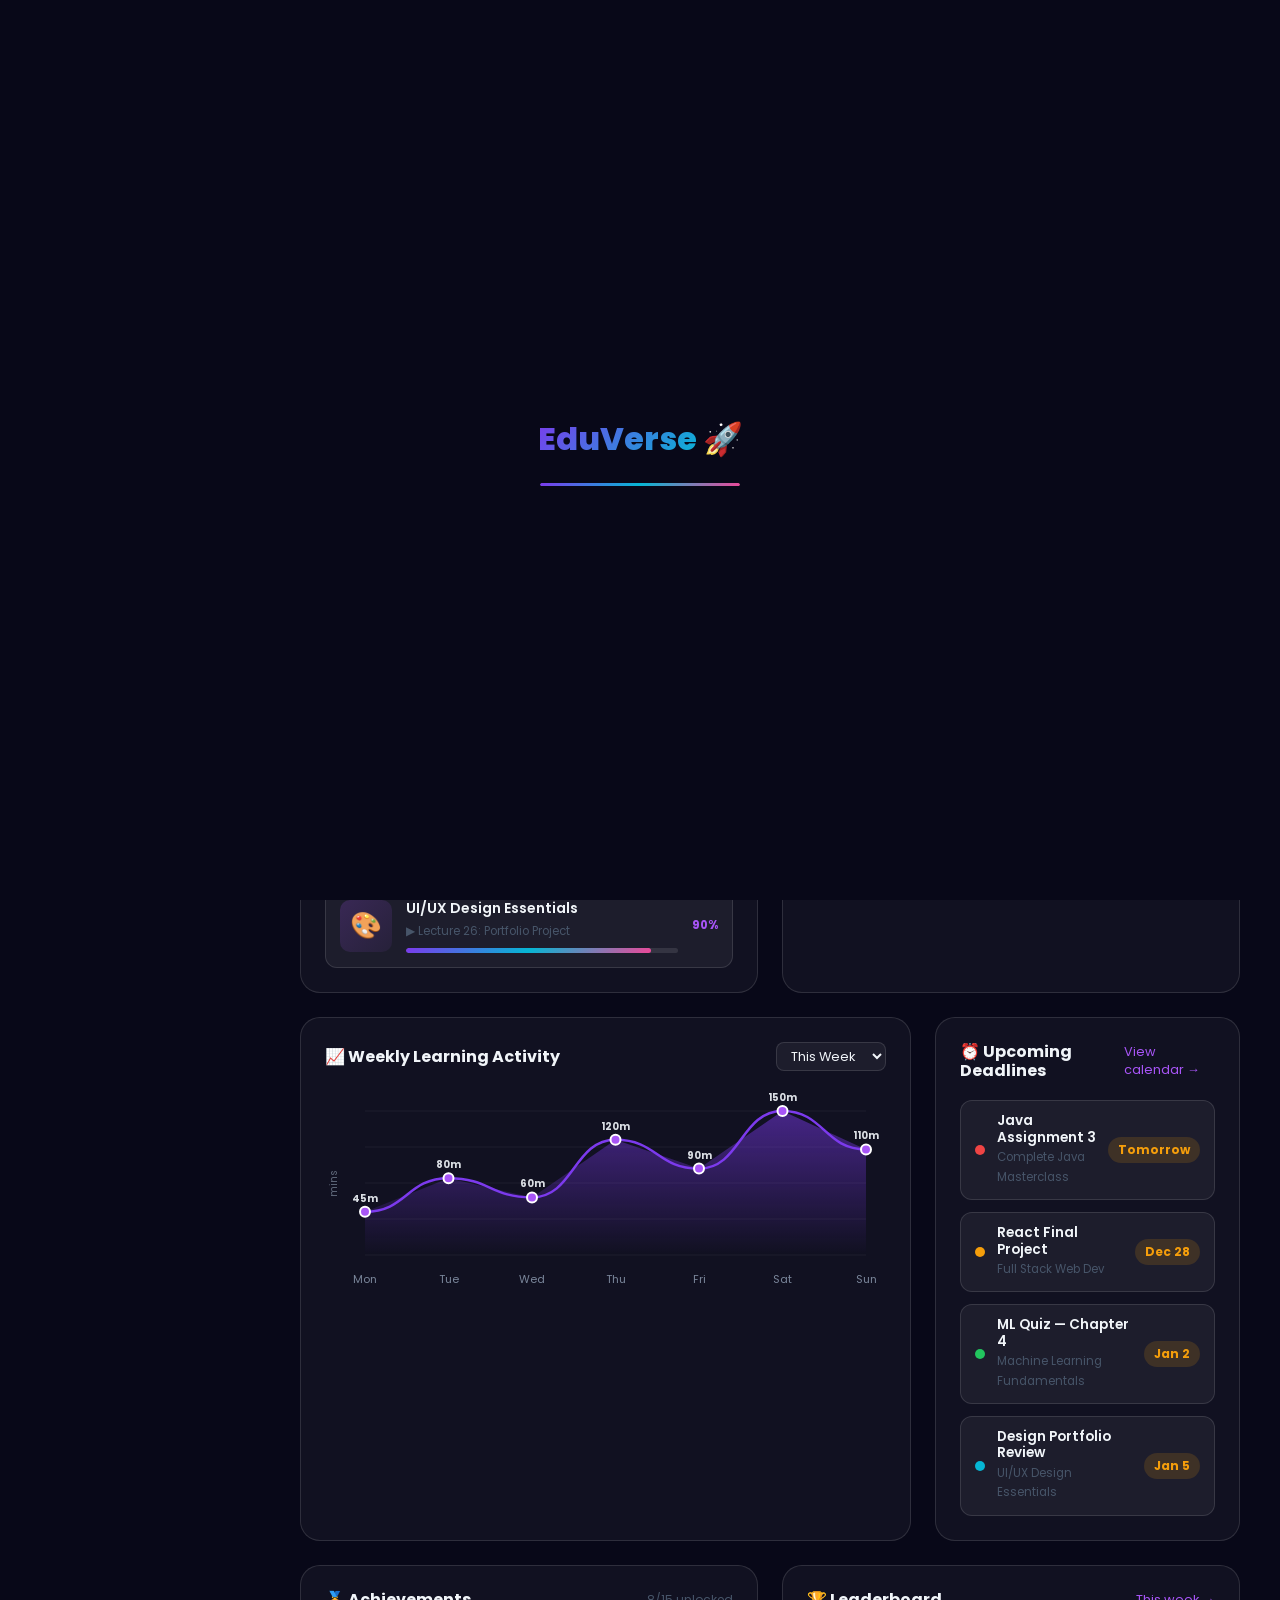
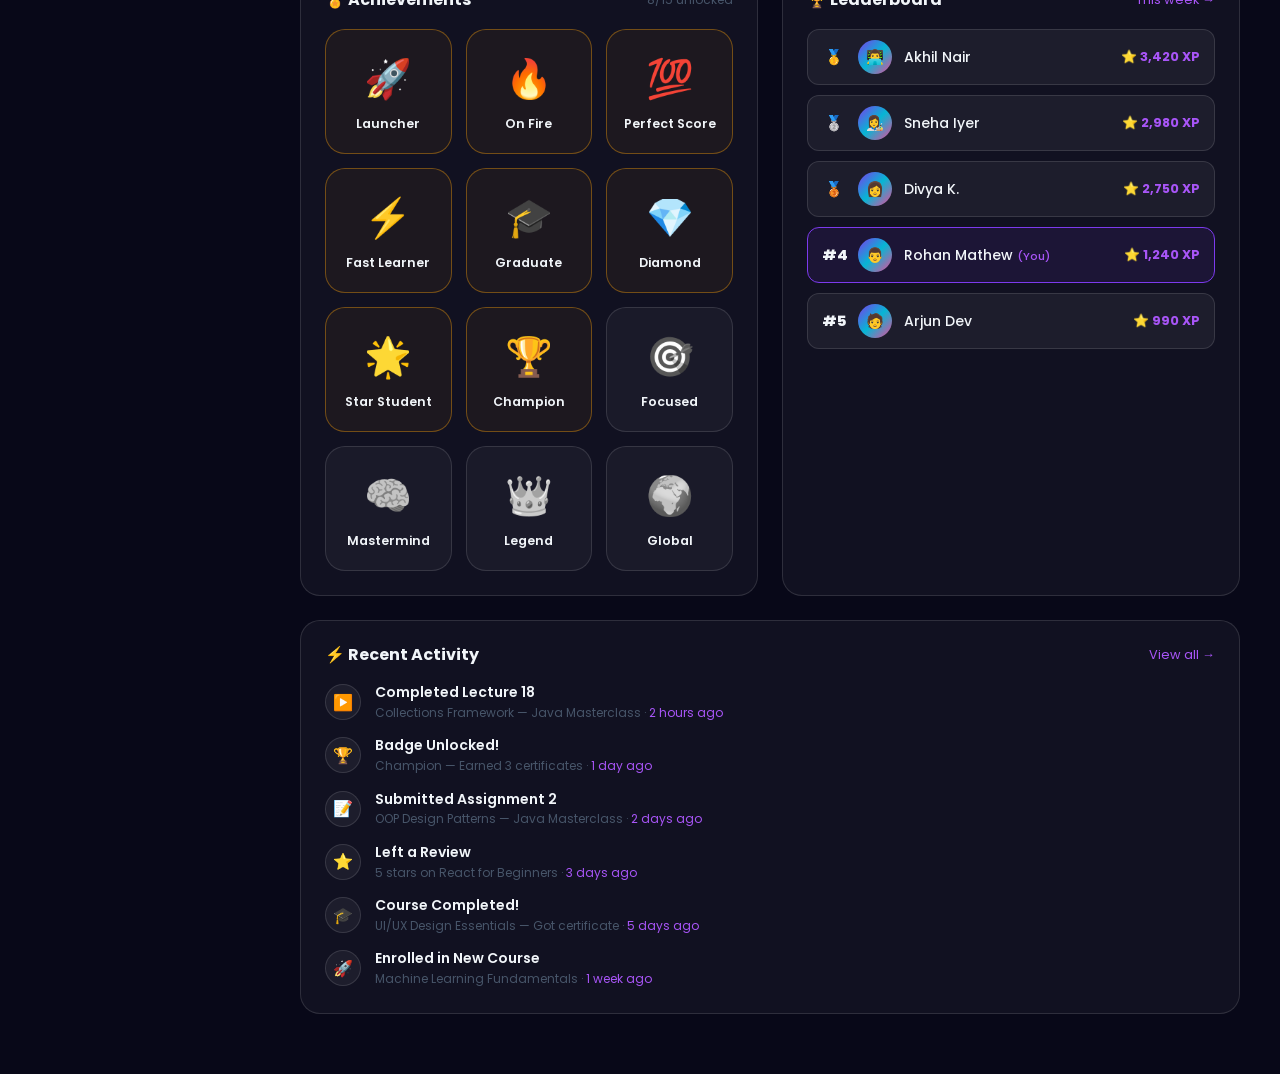
<file: dashboard.html>
<!DOCTYPE html>
<html lang="en">
<head>
  <meta charset="UTF-8" />
  <meta name="viewport" content="width=device-width, initial-scale=1.0" />
  <title>Dashboard — EduVerse</title>
  <link rel="stylesheet" href="style.css" />
  <link rel="stylesheet" href="animations.css" />
  <link rel="stylesheet" href="responsive.css" />
  <style>
    body { overflow-x: hidden; }
    .dashboard-wrapper {
      display: flex; min-height: 100vh;
      padding-top: var(--navbar-height);
    }

    /* ── SIDEBAR ── */
    .sidebar {
      width: 260px; flex-shrink: 0;
      background: rgba(8,8,24,0.9);
      border-right: 1px solid var(--glass-border);
      padding: 30px 0;
      position: sticky; top: var(--navbar-height);
      height: calc(100vh - var(--navbar-height));
      overflow-y: auto;
      display: flex; flex-direction: column;
      transition: width 0.3s ease, transform 0.3s ease;
      backdrop-filter: blur(20px);
      z-index: 100;
    }
    [data-theme="light"] .sidebar { background: rgba(248,250,255,0.95); }
    .sidebar.collapsed { width: 70px; }
    .sidebar-header {
      display: flex; align-items: center; justify-content: space-between;
      padding: 0 20px 24px; border-bottom: 1px solid var(--glass-border);
      margin-bottom: 16px;
    }
    .sidebar-logo { font-size: 1.1rem; font-weight: 800; white-space: nowrap; overflow: hidden; }
    .sidebar-toggle {
      width: 32px; height: 32px; border-radius: 8px;
      background: var(--glass); border: 1px solid var(--glass-border);
      cursor: pointer; display: flex; align-items: center; justify-content: center;
      font-size: 0.9rem; color: var(--text-primary); flex-shrink: 0;
      transition: var(--transition);
    }
    .sidebar-toggle:hover { background: var(--primary); }
    .nav-section-label {
      font-size: 0.65rem; font-weight: 700; letter-spacing: 1.5px; text-transform: uppercase;
      color: var(--text-muted); padding: 12px 20px 6px;
    }
    .sidebar.collapsed .nav-section-label { opacity: 0; }
    .sidebar-nav { list-style: none; padding: 0 12px; }
    .sidebar-nav li { margin-bottom: 4px; }
    .sidebar-nav a {
      display: flex; align-items: center; gap: 12px;
      padding: 11px 14px; border-radius: var(--border-radius-sm);
      color: var(--text-secondary); font-size: 0.875rem; font-weight: 500;
      transition: var(--transition); white-space: nowrap; overflow: hidden;
    }
    .sidebar-nav a:hover { background: var(--glass); color: var(--text-primary); }
    .sidebar-nav a.active { background: rgba(124,58,237,0.15); color: var(--primary-light); border-left: 3px solid var(--primary); }
    .sidebar-nav .nav-icon { font-size: 1.1rem; flex-shrink: 0; }
    .sidebar-nav .nav-label { transition: opacity 0.2s; }
    .sidebar.collapsed .nav-label { opacity: 0; width: 0; }
    .sidebar-nav .nav-badge {
      margin-left: auto; padding: 2px 8px; border-radius: 100px;
      background: var(--primary); color: white; font-size: 0.65rem; font-weight: 700;
      flex-shrink: 0;
    }
    .sidebar.collapsed .nav-badge { display: none; }
    .sidebar-user {
      margin-top: auto; padding: 20px 20px 0;
      border-top: 1px solid var(--glass-border);
      display: flex; align-items: center; gap: 10px;
    }
    .sidebar-avatar {
      width: 40px; height: 40px; border-radius: 50%; flex-shrink: 0;
      background: var(--gradient-main);
      display: flex; align-items: center; justify-content: center; font-size: 1.2rem;
    }
    .sidebar-user-info { overflow: hidden; }
    .sidebar-user-info h5 { font-size: 0.875rem; white-space: nowrap; }
    .sidebar-user-info p { font-size: 0.72rem; color: var(--text-muted); }
    .sidebar.collapsed .sidebar-user-info { display: none; }

    /* ── MAIN ── */
    .dash-main {
      flex: 1; padding: 36px 40px 60px;
      overflow-x: hidden;
      min-width: 0;
    }
    @media(max-width:900px){ .dash-main { padding: 24px 20px 60px; } }

    .dash-header { display: flex; align-items: center; justify-content: space-between; margin-bottom: 32px; flex-wrap: wrap; gap: 16px; }
    .dash-greeting h1 { font-size: clamp(1.4rem,3vw,2rem); margin-bottom: 4px; }
    .dash-greeting p { color: var(--text-secondary); font-size: 0.9rem; }
    .dash-actions { display: flex; gap: 10px; }

    /* ── STAT CARDS ── */
    .dash-stats { display: grid; grid-template-columns: repeat(auto-fit, minmax(190px,1fr)); gap: 20px; margin-bottom: 32px; }
    .dash-stat-card {
      background: var(--bg-card); border: 1px solid var(--glass-border);
      border-radius: var(--border-radius); padding: 22px 24px;
      display: flex; align-items: center; gap: 18px;
      transition: var(--transition-bounce);
    }
    .dash-stat-card:hover { transform: translateY(-4px); border-color: var(--primary); box-shadow: var(--shadow-glow); }
    .dash-stat-icon { width: 52px; height: 52px; border-radius: 14px; display: flex; align-items: center; justify-content: center; font-size: 1.5rem; flex-shrink: 0; }
    .dash-stat-info h3 { font-size: 1.8rem; font-weight: 800; line-height: 1; margin-bottom: 4px; }
    .dash-stat-info p { font-size: 0.78rem; color: var(--text-secondary); }

    /* ── GRID LAYOUT ── */
    .dash-grid { display: grid; grid-template-columns: 1fr 1fr; gap: 24px; margin-bottom: 24px; }
    .dash-grid-3 { display: grid; grid-template-columns: 2fr 1fr; gap: 24px; margin-bottom: 24px; }
    @media(max-width:900px) { .dash-grid, .dash-grid-3 { grid-template-columns: 1fr; } }

    .dash-card {
      background: var(--bg-card); border: 1px solid var(--glass-border);
      border-radius: var(--border-radius); padding: 24px;
    }
    .dash-card-header {
      display: flex; align-items: center; justify-content: space-between;
      margin-bottom: 20px;
    }
    .dash-card-header h3 { font-size: 1rem; font-weight: 700; }
    .dash-card-link { font-size: 0.8rem; color: var(--primary-light); cursor: pointer; }

    /* ── ENROLLED COURSES ── */
    .enrolled-list { display: flex; flex-direction: column; gap: 14px; }
    .enrolled-item {
      display: flex; gap: 14px; align-items: center;
      padding: 14px; border-radius: var(--border-radius-sm);
      background: var(--glass); border: 1px solid var(--glass-border);
      cursor: pointer; transition: var(--transition);
    }
    .enrolled-item:hover { border-color: var(--primary); background: rgba(124,58,237,0.05); }
    .enrolled-thumb { width: 52px; height: 52px; border-radius: 10px; display: flex; align-items: center; justify-content: center; font-size: 1.6rem; flex-shrink: 0; }
    .enrolled-info { flex: 1; min-width: 0; }
    .enrolled-title { font-size: 0.875rem; font-weight: 600; white-space: nowrap; overflow: hidden; text-overflow: ellipsis; margin-bottom: 4px; }
    .enrolled-meta { font-size: 0.72rem; color: var(--text-muted); margin-bottom: 8px; }
    .enrolled-bar { height: 5px; background: rgba(255,255,255,0.1); border-radius: 3px; overflow: hidden; }
    .enrolled-fill { height: 100%; border-radius: 3px; background: var(--gradient-main); }
    .enrolled-pct { font-size: 0.72rem; font-weight: 700; color: var(--primary-light); flex-shrink: 0; }

    /* ── CIRCULAR PROGRESS ── */
    .progress-circles { display: grid; grid-template-columns: repeat(3,1fr); gap: 16px; }
    @media(max-width:600px){.progress-circles{grid-template-columns:1fr 1fr;}}
    .prog-circle-wrap { text-align: center; }
    .prog-circle-wrap svg { width: 90px; height: 90px; }
    .prog-label { font-size: 0.78rem; color: var(--text-secondary); margin-top: 8px; font-weight: 500; }
    .prog-value { font-size: 1rem; font-weight: 800; }

    /* ── CANVAS CHART ── */
    canvas#weekChart { width: 100% !important; height: 200px !important; }

    /* ── DEADLINES ── */
    .deadline-list { display: flex; flex-direction: column; gap: 12px; }
    .deadline-item { display: flex; align-items: center; gap: 12px; padding: 12px 14px; border-radius: var(--border-radius-sm); background: var(--glass); border: 1px solid var(--glass-border); }
    .deadline-dot { width: 10px; height: 10px; border-radius: 50%; flex-shrink: 0; }
    .deadline-info { flex: 1; }
    .deadline-info h4 { font-size: 0.85rem; font-weight: 600; margin-bottom: 2px; }
    .deadline-info p { font-size: 0.72rem; color: var(--text-muted); }
    .deadline-date { font-size: 0.75rem; font-weight: 700; padding: 4px 10px; border-radius: 100px; background: rgba(245,158,11,0.15); color: var(--accent-yellow); white-space: nowrap; }

    /* ── ACHIEVEMENTS ── */
    .badges-grid { display: grid; grid-template-columns: repeat(auto-fill, minmax(100px,1fr)); gap: 14px; }

    /* ── ACTIVITY ── */
    .activity-list { display: flex; flex-direction: column; gap: 14px; }
    .activity-item { display: flex; gap: 14px; align-items: flex-start; }
    .activity-icon { width: 36px; height: 36px; border-radius: 50%; background: var(--glass); display: flex; align-items: center; justify-content: center; font-size: 1rem; flex-shrink: 0; border: 1px solid var(--glass-border); }
    .activity-info h4 { font-size: 0.875rem; font-weight: 600; margin-bottom: 2px; }
    .activity-info p { font-size: 0.75rem; color: var(--text-muted); }

    /* ── LEADERBOARD ── */
    .leader-list { display: flex; flex-direction: column; gap: 10px; }
    .leader-item { display: flex; align-items: center; gap: 12px; padding: 10px 14px; border-radius: var(--border-radius-sm); background: var(--glass); border: 1px solid var(--glass-border); transition: var(--transition); }
    .leader-item.you { border-color: var(--primary); background: rgba(124,58,237,0.1); }
    .leader-rank { font-size: 0.9rem; font-weight: 800; width: 24px; text-align: center; flex-shrink: 0; }
    .leader-avatar { width: 34px; height: 34px; border-radius: 50%; background: var(--gradient-main); display: flex; align-items: center; justify-content: center; font-size: 0.9rem; flex-shrink: 0; }
    .leader-name { flex: 1; font-size: 0.875rem; font-weight: 500; }
    .leader-pts { font-size: 0.8rem; font-weight: 700; color: var(--primary-light); }

    /* ── STREAK ── */
    .streak-section { display: flex; align-items: center; gap: 20px; padding: 20px; background: linear-gradient(135deg, rgba(245,158,11,0.15), rgba(239,68,68,0.1)); border-radius: var(--border-radius); border: 1px solid rgba(245,158,11,0.3); margin-bottom: 24px; }
    .streak-fire { font-size: 3rem; animation: bounce 1s ease-in-out infinite; }
    .streak-info h3 { font-size: 1.6rem; font-weight: 900; }
    .streak-days { display: flex; gap: 6px; margin-top: 10px; }
    .streak-day { width: 32px; height: 32px; border-radius: 8px; background: rgba(255,255,255,0.1); display: flex; align-items: center; justify-content: center; font-size: 0.7rem; font-weight: 600; border: 1px solid var(--glass-border); }
    .streak-day.done { background: linear-gradient(135deg,#f59e0b,#ef4444); border-color: transparent; color: white; }
    .streak-day.today { border-color: #f59e0b; color: #f59e0b; }
  </style>
</head>
<body>
<div id="loader"><div class="loader-logo"><span class="gradient-text">EduVerse</span> 🚀</div><div class="loader-bar"><div class="loader-progress"></div></div></div>
<div id="cursor-spotlight"></div>

<!-- NAVBAR -->
<nav class="navbar">
  <a href="index.html" class="nav-logo"><span>🚀</span><span class="logo-text">EduVerse</span></a>
  <ul class="nav-links">
    <li><a href="index.html">Home</a></li>
    <li><a href="courses.html">Courses</a></li>
    <li><a href="dashboard.html" class="active">Dashboard</a></li>
    <li><a href="pricing.html">Pricing</a></li>
    <li><a href="about.html">About</a></li>
    <li><a href="contact.html">Contact</a></li>
  </ul>
  <div class="nav-actions">
    <button class="theme-toggle">☀️</button>
    <a href="courses.html"><button class="btn-ghost">Browse Courses</button></a>
    <button class="hamburger"><span></span><span></span><span></span></button>
  </div>
</nav>
<div class="mobile-menu">
  <a href="index.html">🏠 Home</a><a href="courses.html">📚 Courses</a><a href="dashboard.html">📊 Dashboard</a><a href="pricing.html">💎 Pricing</a><a href="about.html">ℹ️ About</a><a href="contact.html">📬 Contact</a>
</div>

<!-- DASHBOARD LAYOUT -->
<div class="dashboard-wrapper">

  <!-- SIDEBAR -->
  <aside class="sidebar" id="sidebar">
    <div class="sidebar-header">
      <div class="sidebar-logo"><span class="gradient-text">EduVerse</span></div>
      <button class="sidebar-toggle" onclick="toggleSidebar()" title="Collapse sidebar">◀</button>
    </div>

    <span class="nav-section-label">Main</span>
    <ul class="sidebar-nav">
      <li><a href="dashboard.html" class="active"><span class="nav-icon">📊</span><span class="nav-label">Dashboard</span></a></li>
      <li><a href="courses.html"><span class="nav-icon">📚</span><span class="nav-label">My Courses</span><span class="nav-badge">4</span></a></li>
      <li><a href="certificates.html"><span class="nav-icon">🏆</span><span class="nav-label">Certificates</span></a></li>
      <li><a href="#"><span class="nav-icon">📅</span><span class="nav-label">Schedule</span></a></li>
    </ul>

    <span class="nav-section-label">Learning</span>
    <ul class="sidebar-nav">
      <li><a href="#"><span class="nav-icon">🔖</span><span class="nav-label">Wishlist</span><span class="nav-badge">7</span></a></li>
      <li><a href="#"><span class="nav-icon">📝</span><span class="nav-label">Assignments</span></a></li>
      <li><a href="#"><span class="nav-icon">💬</span><span class="nav-label">Messages</span><span class="nav-badge">3</span></a></li>
      <li><a href="#"><span class="nav-icon">📈</span><span class="nav-label">Progress</span></a></li>
    </ul>

    <span class="nav-section-label">Account</span>
    <ul class="sidebar-nav">
      <li><a href="#"><span class="nav-icon">👤</span><span class="nav-label">Profile</span></a></li>
      <li><a href="pricing.html"><span class="nav-icon">💎</span><span class="nav-label">Upgrade Plan</span></a></li>
      <li><a href="#" onclick="toggleTheme()"><span class="nav-icon">🌙</span><span class="nav-label">Dark Mode</span></a></li>
      <li><a href="contact.html"><span class="nav-icon">🆘</span><span class="nav-label">Help & Support</span></a></li>
    </ul>

    <div class="sidebar-user">
      <div class="sidebar-avatar">👨‍💻</div>
      <div class="sidebar-user-info">
        <h5>Rohan Mathew</h5>
        <p>Pro Member ⭐</p>
      </div>
    </div>
  </aside>

  <!-- MAIN CONTENT -->
  <main class="dash-main">

    <!-- Header -->
    <div class="dash-header reveal">
      <div class="dash-greeting">
        <h1>Good <span class="gradient-text" id="greeting-time">Morning</span>, Rohan! 👋</h1>
        <p>You have <strong>3 lessons</strong> due this week. Keep up the great work!</p>
      </div>
      <div class="dash-actions">
        <div class="streak-badge">🔥 <span id="dash-streak">7</span> Day Streak</div>
        <button class="btn-primary" onclick="window.location.href='courses.html'">+ New Course</button>
      </div>
    </div>

    <!-- Streak Banner -->
    <div class="streak-section reveal">
      <div class="streak-fire">🔥</div>
      <div class="streak-info">
        <h3><span id="streak-num">7</span>-Day Streak!</h3>
        <p style="font-size:0.85rem;color:var(--text-secondary);">You're on fire! Keep learning daily to maintain your streak.</p>
        <div class="streak-days" id="streak-days"></div>
      </div>
      <div style="margin-left:auto;text-align:center;">
        <div style="font-size:2rem;font-weight:900;color:#f59e0b;" id="xp-count">1,240</div>
        <div style="font-size:0.75rem;color:var(--text-muted);">XP Points</div>
      </div>
    </div>

    <!-- Stats Cards -->
    <div class="dash-stats reveal">
      <div class="dash-stat-card">
        <div class="dash-stat-icon" style="background:rgba(124,58,237,0.15);">📚</div>
        <div class="dash-stat-info">
          <h3 class="gradient-text">4</h3>
          <p>Enrolled Courses</p>
        </div>
      </div>
      <div class="dash-stat-card">
        <div class="dash-stat-icon" style="background:rgba(6,182,212,0.15);">✅</div>
        <div class="dash-stat-info">
          <h3 class="gradient-text">2</h3>
          <p>Completed Courses</p>
        </div>
      </div>
      <div class="dash-stat-card">
        <div class="dash-stat-icon" style="background:rgba(236,72,153,0.15);">⏱</div>
        <div class="dash-stat-info">
          <h3 class="gradient-text">48h</h3>
          <p>Hours Learned</p>
        </div>
      </div>
      <div class="dash-stat-card">
        <div class="dash-stat-icon" style="background:rgba(245,158,11,0.15);">🏆</div>
        <div class="dash-stat-info">
          <h3 class="gradient-text">3</h3>
          <p>Certificates Earned</p>
        </div>
      </div>
    </div>

    <!-- Enrolled Courses + Progress Circles -->
    <div class="dash-grid reveal">
      <div class="dash-card">
        <div class="dash-card-header">
          <h3>📚 Continue Learning</h3>
          <span class="dash-card-link" onclick="window.location.href='courses.html'">View all →</span>
        </div>
        <div class="enrolled-list" id="enrolled-list"></div>
      </div>

      <div class="dash-card">
        <div class="dash-card-header">
          <h3>📊 Overall Progress</h3>
          <span class="dash-card-link">This month</span>
        </div>
        <div class="progress-circles" id="progress-circles"></div>
      </div>
    </div>

    <!-- Weekly Chart + Deadlines -->
    <div class="dash-grid-3 reveal">
      <div class="dash-card">
        <div class="dash-card-header">
          <h3>📈 Weekly Learning Activity</h3>
          <select style="font-size:0.8rem;background:var(--glass);border:1px solid var(--glass-border);border-radius:8px;padding:4px 10px;color:var(--text-primary);font-family:var(--font-main);">
            <option>This Week</option>
            <option>Last Week</option>
            <option>This Month</option>
          </select>
        </div>
        <canvas id="weekChart"></canvas>
      </div>

      <div class="dash-card">
        <div class="dash-card-header">
          <h3>⏰ Upcoming Deadlines</h3>
          <span class="dash-card-link">View calendar →</span>
        </div>
        <div class="deadline-list" id="deadline-list"></div>
      </div>
    </div>

    <!-- Achievements + Leaderboard -->
    <div class="dash-grid reveal">
      <div class="dash-card">
        <div class="dash-card-header">
          <h3>🏅 Achievements</h3>
          <span class="dash-card-link" style="font-size:0.75rem;color:var(--text-muted);">8/15 unlocked</span>
        </div>
        <div class="badges-grid" id="badges-grid"></div>
      </div>

      <div class="dash-card">
        <div class="dash-card-header">
          <h3>🏆 Leaderboard</h3>
          <span class="dash-card-link">This week →</span>
        </div>
        <div class="leader-list" id="leader-list"></div>
      </div>
    </div>

    <!-- Recent Activity -->
    <div class="dash-card reveal">
      <div class="dash-card-header">
        <h3>⚡ Recent Activity</h3>
        <span class="dash-card-link">View all →</span>
      </div>
      <div class="activity-list" id="activity-list"></div>
    </div>

  </main>
</div>

<!-- AI Chat -->
<button class="ai-chat-toggle" title="Ask AI Assistant">🤖</button>
<div class="ai-chat-box">
  <div class="chat-header"><span>🤖</span><h4>EduVerse AI</h4><button class="chat-close">✕</button></div>
  <div class="chat-messages"><div class="chat-msg bot">👋 Hi Rohan! How can I help with your learning today?</div></div>
  <div class="chat-input-row"><input class="chat-input" type="text" placeholder="Ask me anything..." /><button class="chat-send">→</button></div>
</div>
<button id="back-to-top">↑</button>

<script src="main.js"></script>
<script src="dashboard.js"></script>
</body>
</html>
</file>
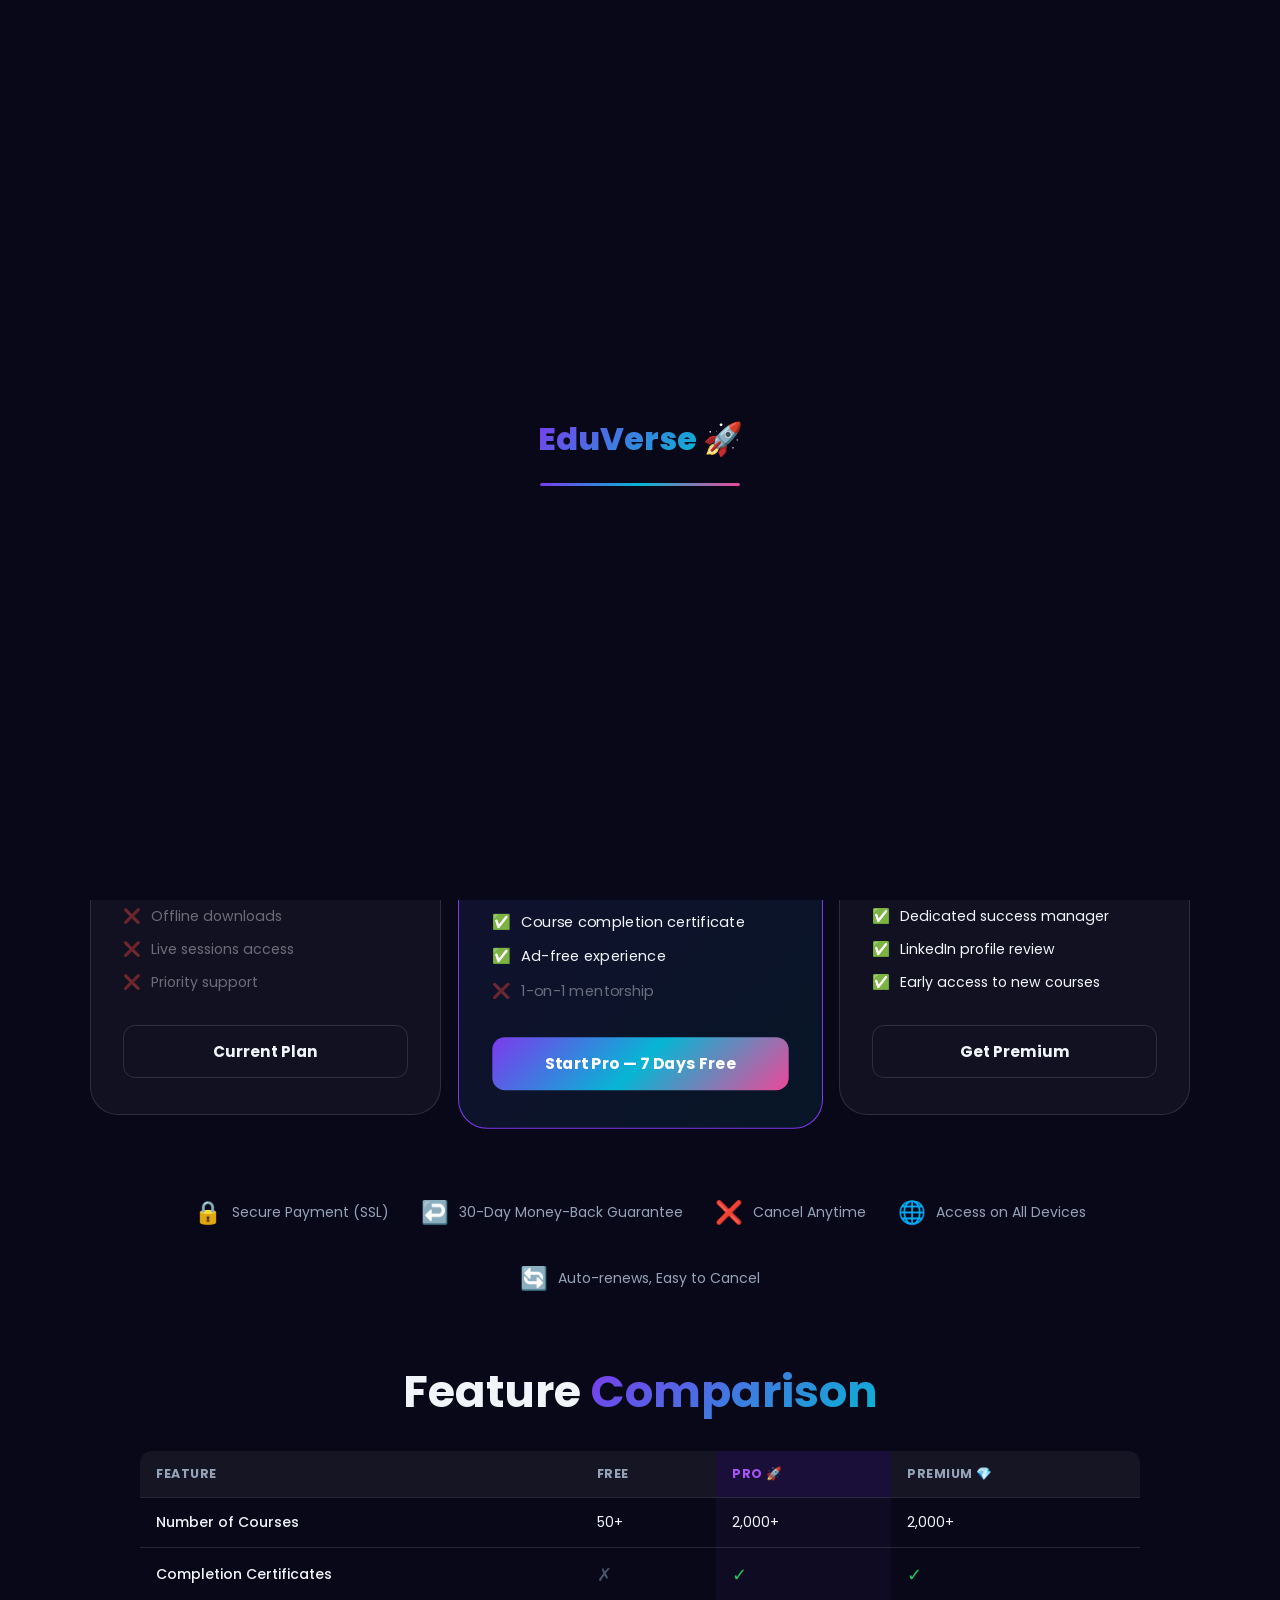
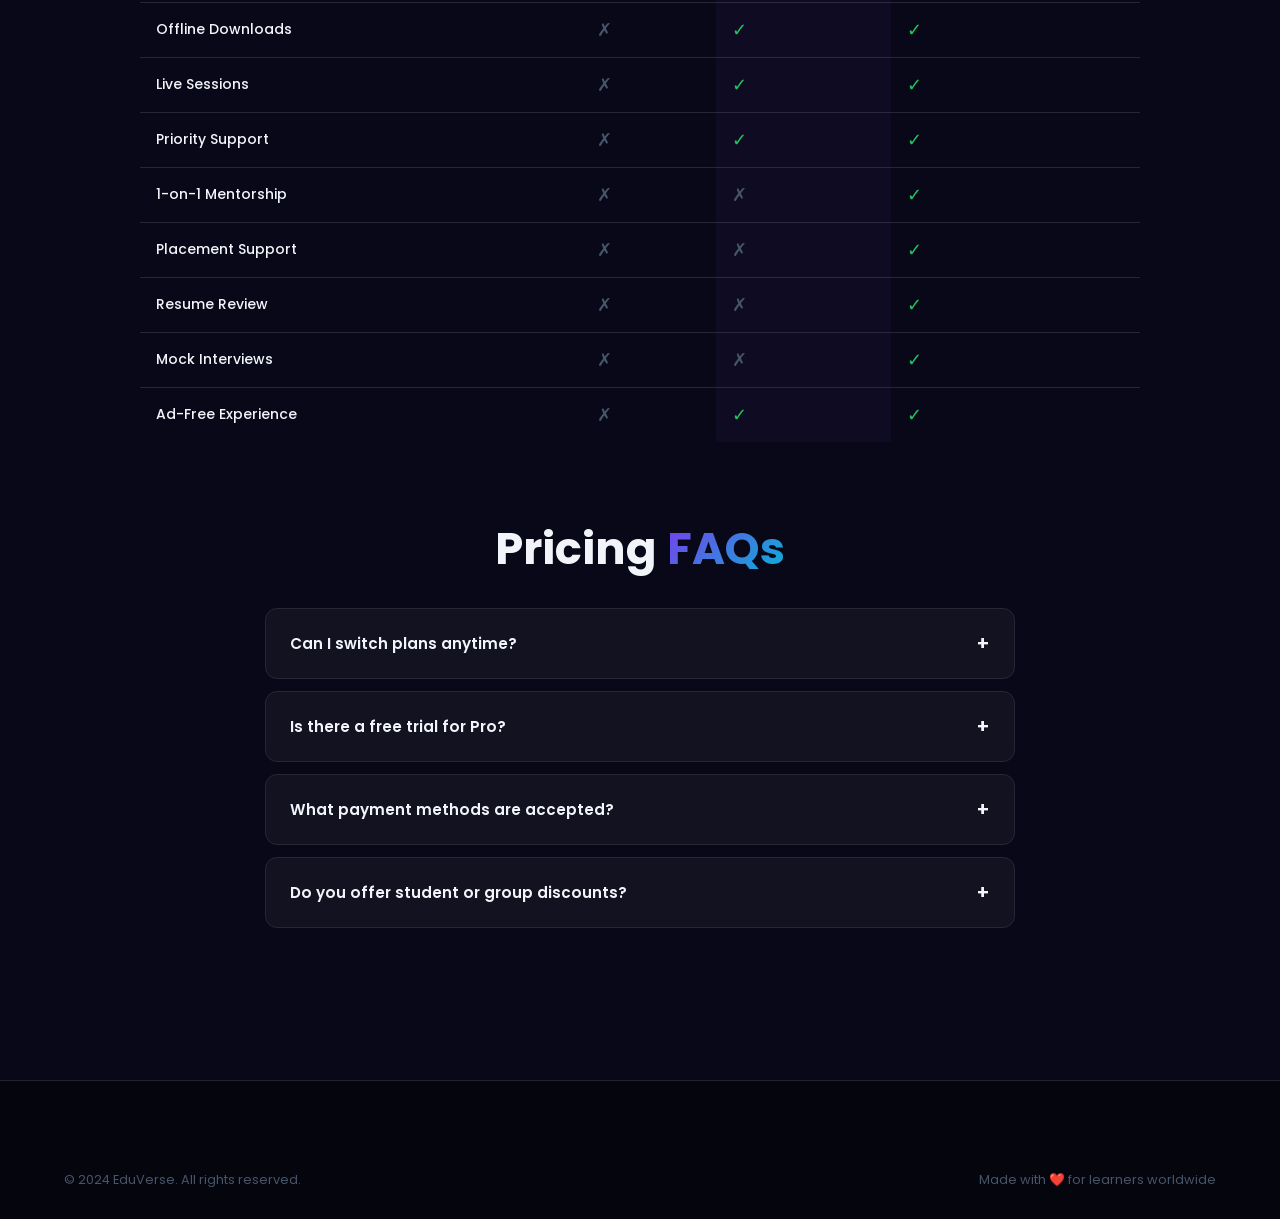
<file: pricing.html>
<!DOCTYPE html>
<html lang="en">
<head>
  <meta charset="UTF-8" />
  <meta name="viewport" content="width=device-width, initial-scale=1.0" />
  <title>Pricing — EduVerse</title>
  <link rel="stylesheet" href="style.css" />
  <link rel="stylesheet" href="animations.css" />
  <link rel="stylesheet" href="responsive.css" />
  <style>
    .pricing-page { padding: calc(var(--navbar-height) + 60px) 5% 80px; }
    .pricing-toggle {
      display: flex; align-items: center; justify-content: center;
      gap: 16px; margin-bottom: 60px;
    }
    .toggle-label { font-weight: 600; font-size: 0.95rem; transition: var(--transition); }
    .toggle-label.inactive { color: var(--text-muted); }
    .toggle-switch {
      width: 56px; height: 28px; border-radius: 100px;
      background: var(--gradient-main); cursor: pointer;
      position: relative; transition: var(--transition);
    }
    .toggle-knob {
      position: absolute; top: 3px; left: 3px;
      width: 22px; height: 22px; border-radius: 50%;
      background: white; transition: transform 0.3s ease;
    }
    .toggle-switch.yearly .toggle-knob { transform: translateX(28px); }
    .save-badge {
      padding: 3px 10px; border-radius: 100px;
      background: rgba(34,197,94,0.15); border: 1px solid rgba(34,197,94,0.3);
      color: #22c55e; font-size: 0.75rem; font-weight: 700;
    }
    .pricing-grid {
      display: grid; grid-template-columns: repeat(3,1fr);
      gap: 24px; max-width: 1100px; margin: 0 auto 80px;
    }
    @media(max-width:900px){.pricing-grid{grid-template-columns:1fr;max-width:440px;}}
    .pricing-card {
      background: var(--bg-card); border: 1px solid var(--glass-border);
      border-radius: var(--border-radius-lg); padding: 36px 32px;
      position: relative; transition: var(--transition-bounce);
      display: flex; flex-direction: column;
    }
    .pricing-card:hover { transform: translateY(-8px); }
    .pricing-card.popular {
      border-color: var(--primary); background: linear-gradient(135deg,rgba(124,58,237,0.12),rgba(6,182,212,0.08));
      transform: scale(1.04);
    }
    .pricing-card.popular:hover { transform: scale(1.04) translateY(-8px); box-shadow: var(--shadow-neon); }
    .popular-badge {
      position: absolute; top: -14px; left: 50%; transform: translateX(-50%);
      padding: 6px 20px; border-radius: 100px;
      background: var(--gradient-main); color: white;
      font-size: 0.75rem; font-weight: 700; white-space: nowrap;
    }
    .plan-icon { font-size: 2.5rem; margin-bottom: 14px; }
    .plan-name { font-size: 1.2rem; font-weight: 800; margin-bottom: 6px; }
    .plan-desc { font-size: 0.85rem; color: var(--text-secondary); margin-bottom: 24px; min-height: 40px; }
    .plan-price { font-size: 3rem; font-weight: 900; line-height: 1; margin-bottom: 4px; }
    .plan-price sup { font-size: 1.2rem; vertical-align: top; margin-top: 8px; }
    .plan-period { font-size: 0.82rem; color: var(--text-muted); margin-bottom: 28px; }
    .plan-features { list-style: none; margin-bottom: 32px; flex: 1; display: flex; flex-direction: column; gap: 12px; }
    .plan-feature { display: flex; align-items: center; gap: 10px; font-size: 0.88rem; }
    .plan-feature .feat-icon { font-size: 0.9rem; flex-shrink: 0; }
    .plan-feature.disabled { opacity: 0.4; }
    .btn-plan {
      width: 100%; padding: 14px; border-radius: var(--border-radius-sm);
      font-family: var(--font-main); font-weight: 700; font-size: 0.95rem;
      cursor: pointer; transition: var(--transition-bounce);
    }
    .btn-plan-primary { background: var(--gradient-main); color: white; border: none; }
    .btn-plan-primary:hover { box-shadow: var(--shadow-neon); transform: scale(1.02); }
    .btn-plan-ghost { background: transparent; border: 1px solid var(--glass-border); color: var(--text-primary); }
    .btn-plan-ghost:hover { border-color: var(--primary); color: var(--primary-light); }

    /* Comparison Table */
    .comparison-section { max-width: 1000px; margin: 0 auto 80px; }
    .comparison-table { width: 100%; border-collapse: collapse; }
    .comparison-table th, .comparison-table td { padding: 14px 16px; text-align: left; border-bottom: 1px solid var(--glass-border); font-size: 0.875rem; }
    .comparison-table th { background: var(--glass); font-weight: 700; color: var(--text-secondary); font-size: 0.78rem; text-transform: uppercase; letter-spacing: 0.5px; }
    .comparison-table th:first-child { border-radius: var(--border-radius-sm) 0 0 0; }
    .comparison-table th:last-child { border-radius: 0 var(--border-radius-sm) 0 0; }
    .comparison-table td:nth-child(3) { background: rgba(124,58,237,0.05); }
    .comparison-table th:nth-child(3) { background: rgba(124,58,237,0.15); color: var(--primary-light); }
    .comparison-table tr:last-child td { border-bottom: none; }
    .check { color: #22c55e; font-size: 1.1rem; }
    .cross { color: var(--text-muted); font-size: 1.1rem; }
    .feat-name { font-weight: 500; }

    /* FAQ Section */
    .pricing-faq { max-width: 750px; margin: 0 auto; }

    /* Trust Badges */
    .trust-section { display: flex; gap: 32px; justify-content: center; flex-wrap: wrap; margin-bottom: 70px; }
    .trust-item { display: flex; align-items: center; gap: 10px; font-size: 0.875rem; color: var(--text-secondary); }
    .trust-icon { font-size: 1.4rem; }
  </style>
</head>
<body>
<div id="loader"><div class="loader-logo"><span class="gradient-text">EduVerse</span> 🚀</div><div class="loader-bar"><div class="loader-progress"></div></div></div>
<div id="cursor-spotlight"></div>

<nav class="navbar">
  <a href="index.html" class="nav-logo"><span>🚀</span><span class="logo-text">EduVerse</span></a>
  <ul class="nav-links">
    <li><a href="index.html">Home</a></li><li><a href="courses.html">Courses</a></li><li><a href="dashboard.html">Dashboard</a></li><li><a href="pricing.html" class="active">Pricing</a></li><li><a href="about.html">About</a></li><li><a href="contact.html">Contact</a></li>
  </ul>
  <div class="nav-actions">
    <button class="theme-toggle">☀️</button>
    <a href="dashboard.html"><button class="btn-primary">My Dashboard</button></a>
    <button class="hamburger"><span></span><span></span><span></span></button>
  </div>
</nav>
<div class="mobile-menu"><a href="index.html">🏠 Home</a><a href="courses.html">📚 Courses</a><a href="dashboard.html">📊 Dashboard</a><a href="pricing.html">💎 Pricing</a></div>

<div class="pricing-page">
  <div class="section-header reveal" style="margin-bottom:40px;">
    <span class="section-tag">Simple Pricing</span>
    <h1 class="section-title">Choose Your <span class="gradient-text">Learning Plan</span></h1>
    <p class="section-sub">Start free, upgrade anytime. No hidden fees, cancel anytime.</p>
    <div class="section-divider"></div>
  </div>

  <!-- Toggle -->
  <div class="pricing-toggle reveal">
    <span class="toggle-label" id="monthly-label">Monthly</span>
    <div class="toggle-switch" id="billing-toggle" onclick="toggleBilling()">
      <div class="toggle-knob"></div>
    </div>
    <span class="toggle-label inactive" id="yearly-label">Yearly</span>
    <span class="save-badge">Save 40%</span>
  </div>

  <!-- Plans -->
  <div class="pricing-grid reveal">
    <!-- Free -->
    <div class="pricing-card">
      <div class="plan-icon">🎓</div>
      <div class="plan-name">Free</div>
      <div class="plan-desc">Perfect for exploring and getting started with online learning.</div>
      <div class="plan-price"><sup>₹</sup><span class="price-val" data-monthly="0" data-yearly="0">0</span></div>
      <div class="plan-period">Forever free</div>
      <ul class="plan-features">
        <li class="plan-feature"><span class="feat-icon">✅</span> Access to 50+ free courses</li>
        <li class="plan-feature"><span class="feat-icon">✅</span> Community Q&A forum</li>
        <li class="plan-feature"><span class="feat-icon">✅</span> Course completion badge</li>
        <li class="plan-feature"><span class="feat-icon">✅</span> Mobile app access</li>
        <li class="plan-feature disabled"><span class="feat-icon">❌</span> Downloadable certificates</li>
        <li class="plan-feature disabled"><span class="feat-icon">❌</span> Offline downloads</li>
        <li class="plan-feature disabled"><span class="feat-icon">❌</span> Live sessions access</li>
        <li class="plan-feature disabled"><span class="feat-icon">❌</span> Priority support</li>
      </ul>
      <button class="btn-plan btn-plan-ghost" onclick="showToast('✅ You are on the Free plan!')">Current Plan</button>
    </div>

    <!-- Pro -->
    <div class="pricing-card popular">
      <div class="popular-badge">⭐ Most Popular</div>
      <div class="plan-icon">🚀</div>
      <div class="plan-name">Pro</div>
      <div class="plan-desc">Best for serious learners who want full access and certificates.</div>
      <div class="plan-price"><sup>₹</sup><span class="price-val" data-monthly="999" data-yearly="599">999</span></div>
      <div class="plan-period price-period">per month</div>
      <ul class="plan-features">
        <li class="plan-feature"><span class="feat-icon">✅</span> Access to all 2,000+ courses</li>
        <li class="plan-feature"><span class="feat-icon">✅</span> Downloadable certificates</li>
        <li class="plan-feature"><span class="feat-icon">✅</span> Offline video downloads</li>
        <li class="plan-feature"><span class="feat-icon">✅</span> Live doubt-clearing sessions</li>
        <li class="plan-feature"><span class="feat-icon">✅</span> Priority email support</li>
        <li class="plan-feature"><span class="feat-icon">✅</span> Course completion certificate</li>
        <li class="plan-feature"><span class="feat-icon">✅</span> Ad-free experience</li>
        <li class="plan-feature disabled"><span class="feat-icon">❌</span> 1-on-1 mentorship</li>
      </ul>
      <button class="btn-plan btn-plan-primary" onclick="showToast('🚀 Redirecting to payment...')">Start Pro — 7 Days Free</button>
    </div>

    <!-- Premium -->
    <div class="pricing-card">
      <div class="plan-icon">💎</div>
      <div class="plan-name">Premium</div>
      <div class="plan-desc">For career-focused learners who want mentorship and placement support.</div>
      <div class="plan-price"><sup>₹</sup><span class="price-val" data-monthly="2499" data-yearly="1499">2499</span></div>
      <div class="plan-period price-period">per month</div>
      <ul class="plan-features">
        <li class="plan-feature"><span class="feat-icon">✅</span> Everything in Pro</li>
        <li class="plan-feature"><span class="feat-icon">✅</span> 1-on-1 mentorship sessions</li>
        <li class="plan-feature"><span class="feat-icon">✅</span> Resume review & feedback</li>
        <li class="plan-feature"><span class="feat-icon">✅</span> Mock interview preparation</li>
        <li class="plan-feature"><span class="feat-icon">✅</span> Job placement assistance</li>
        <li class="plan-feature"><span class="feat-icon">✅</span> Dedicated success manager</li>
        <li class="plan-feature"><span class="feat-icon">✅</span> LinkedIn profile review</li>
        <li class="plan-feature"><span class="feat-icon">✅</span> Early access to new courses</li>
      </ul>
      <button class="btn-plan btn-plan-ghost" onclick="showToast('💎 Redirecting to Premium checkout...')">Get Premium</button>
    </div>
  </div>

  <!-- Trust Badges -->
  <div class="trust-section reveal">
    <div class="trust-item"><span class="trust-icon">🔒</span> Secure Payment (SSL)</div>
    <div class="trust-item"><span class="trust-icon">↩️</span> 30-Day Money-Back Guarantee</div>
    <div class="trust-item"><span class="trust-icon">❌</span> Cancel Anytime</div>
    <div class="trust-item"><span class="trust-icon">🌐</span> Access on All Devices</div>
    <div class="trust-item"><span class="trust-icon">🔄</span> Auto-renews, Easy to Cancel</div>
  </div>

  <!-- Comparison Table -->
  <div class="comparison-section reveal">
    <div class="section-header" style="margin-bottom:32px;">
      <h2 class="section-title">Feature <span class="gradient-text">Comparison</span></h2>
    </div>
    <table class="comparison-table">
      <thead>
        <tr>
          <th>Feature</th>
          <th>Free</th>
          <th>Pro 🚀</th>
          <th>Premium 💎</th>
        </tr>
      </thead>
      <tbody>
        <tr><td class="feat-name">Number of Courses</td><td>50+</td><td>2,000+</td><td>2,000+</td></tr>
        <tr><td class="feat-name">Completion Certificates</td><td><span class="cross">✗</span></td><td><span class="check">✓</span></td><td><span class="check">✓</span></td></tr>
        <tr><td class="feat-name">Offline Downloads</td><td><span class="cross">✗</span></td><td><span class="check">✓</span></td><td><span class="check">✓</span></td></tr>
        <tr><td class="feat-name">Live Sessions</td><td><span class="cross">✗</span></td><td><span class="check">✓</span></td><td><span class="check">✓</span></td></tr>
        <tr><td class="feat-name">Priority Support</td><td><span class="cross">✗</span></td><td><span class="check">✓</span></td><td><span class="check">✓</span></td></tr>
        <tr><td class="feat-name">1-on-1 Mentorship</td><td><span class="cross">✗</span></td><td><span class="cross">✗</span></td><td><span class="check">✓</span></td></tr>
        <tr><td class="feat-name">Placement Support</td><td><span class="cross">✗</span></td><td><span class="cross">✗</span></td><td><span class="check">✓</span></td></tr>
        <tr><td class="feat-name">Resume Review</td><td><span class="cross">✗</span></td><td><span class="cross">✗</span></td><td><span class="check">✓</span></td></tr>
        <tr><td class="feat-name">Mock Interviews</td><td><span class="cross">✗</span></td><td><span class="cross">✗</span></td><td><span class="check">✓</span></td></tr>
        <tr><td class="feat-name">Ad-Free Experience</td><td><span class="cross">✗</span></td><td><span class="check">✓</span></td><td><span class="check">✓</span></td></tr>
      </tbody>
    </table>
  </div>

  <!-- FAQ -->
  <div class="pricing-faq reveal">
    <div class="section-header" style="margin-bottom:32px;">
      <h2 class="section-title">Pricing <span class="gradient-text">FAQs</span></h2>
    </div>
    <div class="faq-item">
      <div class="faq-question"><span>Can I switch plans anytime?</span><span class="faq-icon">+</span></div>
      <div class="faq-answer"><p>Yes! You can upgrade or downgrade your plan at any time. Changes take effect immediately and billing is prorated.</p></div>
    </div>
    <div class="faq-item">
      <div class="faq-question"><span>Is there a free trial for Pro?</span><span class="faq-icon">+</span></div>
      <div class="faq-answer"><p>Absolutely! Pro plan comes with a 7-day free trial. No credit card required to start. Cancel anytime during the trial.</p></div>
    </div>
    <div class="faq-item">
      <div class="faq-question"><span>What payment methods are accepted?</span><span class="faq-icon">+</span></div>
      <div class="faq-answer"><p>We accept all major credit/debit cards (Visa, Mastercard, RuPay), UPI, Net Banking, and wallets (Paytm, PhonePe). All payments are secured by 256-bit SSL.</p></div>
    </div>
    <div class="faq-item">
      <div class="faq-question"><span>Do you offer student or group discounts?</span><span class="faq-icon">+</span></div>
      <div class="faq-answer"><p>Yes! Students with a valid .edu email get 30% off. For teams of 5+, contact us for custom pricing with team analytics and admin dashboards.</p></div>
    </div>
  </div>
</div>

<footer style="margin-top:60px;">
  <div class="footer-bottom" style="max-width:1300px;margin:0 auto;padding:30px 0 0;">
    <span>© 2024 EduVerse. All rights reserved.</span>
    <span>Made with ❤️ for learners worldwide</span>
  </div>
</footer>
<button id="back-to-top">↑</button>
<button class="ai-chat-toggle">🤖</button>
<div class="ai-chat-box"><div class="chat-header"><span>🤖</span><h4>EduVerse AI</h4><button class="chat-close">✕</button></div><div class="chat-messages"><div class="chat-msg bot">💎 Have questions about our plans? I can help you choose the right one!</div></div><div class="chat-input-row"><input class="chat-input" type="text" placeholder="Ask about pricing..." /><button class="chat-send">→</button></div></div>

<script src="main.js"></script>
<script>
let isYearly = false;
function toggleBilling() {
  isYearly = !isYearly;
  const toggle = document.getElementById('billing-toggle');
  const monthLabel = document.getElementById('monthly-label');
  const yearLabel = document.getElementById('yearly-label');
  toggle.classList.toggle('yearly', isYearly);
  monthLabel.classList.toggle('inactive', isYearly);
  yearLabel.classList.toggle('inactive', !isYearly);

  document.querySelectorAll('.price-val').forEach(el => {
    const val = isYearly ? el.dataset.yearly : el.dataset.monthly;
    el.textContent = parseInt(val).toLocaleString();
  });
  document.querySelectorAll('.price-period').forEach(el => {
    el.textContent = isYearly ? 'per month, billed yearly' : 'per month';
  });
  if (isYearly) showToast('🎉 Yearly plan selected — Save 40%!');
}
document.addEventListener('DOMContentLoaded', initFAQ);
</script>
</body>
</html>
</file>
<file: style.css>
/* =============================================
   EDUVERSE — MAIN STYLESHEET
   Premium Online Learning Platform
   ============================================= */

@import url('https://fonts.googleapis.com/css2?family=Poppins:wght@300;400;500;600;700;800;900&family=Space+Grotesk:wght@300;400;500;600;700&display=swap');

/* ─── CSS VARIABLES ─── */
:root {
  --primary: #7c3aed;
  --primary-light: #a855f7;
  --secondary: #06b6d4;
  --accent: #ec4899;
  --accent-yellow: #f59e0b;
  --neon-blue: #00f5ff;
  --neon-purple: #bf00ff;

  --bg-dark: #080818;
  --bg-card: rgba(255,255,255,0.04);
  --bg-card-hover: rgba(255,255,255,0.08);
  --glass: rgba(255,255,255,0.05);
  --glass-border: rgba(255,255,255,0.12);

  --text-primary: #f1f5f9;
  --text-secondary: #94a3b8;
  --text-muted: #475569;

  --gradient-main: linear-gradient(135deg, #7c3aed 0%, #06b6d4 50%, #ec4899 100%);
  --gradient-card: linear-gradient(135deg, rgba(124,58,237,0.15) 0%, rgba(6,182,212,0.15) 100%);
  --gradient-hero: radial-gradient(ellipse at 30% 50%, rgba(124,58,237,0.3) 0%, transparent 60%),
                   radial-gradient(ellipse at 70% 20%, rgba(6,182,212,0.2) 0%, transparent 50%),
                   radial-gradient(ellipse at 80% 80%, rgba(236,72,153,0.2) 0%, transparent 50%);

  --shadow-glow: 0 0 40px rgba(124,58,237,0.3);
  --shadow-card: 0 8px 32px rgba(0,0,0,0.4);
  --shadow-neon: 0 0 20px rgba(124,58,237,0.6), 0 0 40px rgba(124,58,237,0.3);

  --border-radius: 20px;
  --border-radius-sm: 12px;
  --border-radius-lg: 28px;

  --transition: all 0.3s cubic-bezier(0.4,0,0.2,1);
  --transition-bounce: all 0.4s cubic-bezier(0.34,1.56,0.64,1);

  --navbar-height: 72px;
  --font-main: 'Poppins', sans-serif;
  --font-alt: 'Space Grotesk', sans-serif;
}

/* Light mode */
[data-theme="light"] {
  --bg-dark: #f8faff;
  --bg-card: rgba(255,255,255,0.9);
  --bg-card-hover: rgba(255,255,255,1);
  --glass: rgba(255,255,255,0.7);
  --glass-border: rgba(124,58,237,0.15);
  --text-primary: #0f0a1e;
  --text-secondary: #4b5563;
  --text-muted: #9ca3af;
  --shadow-card: 0 8px 32px rgba(124,58,237,0.1);
}

/* ─── RESET & BASE ─── */
*, *::before, *::after { box-sizing: border-box; margin: 0; padding: 0; }
html { scroll-behavior: smooth; scroll-padding-top: var(--navbar-height); }

body {
  font-family: var(--font-main);
  background: var(--bg-dark);
  color: var(--text-primary);
  min-height: 100vh;
  overflow-x: hidden;
  transition: background 0.4s ease, color 0.4s ease;
}

/* ─── CUSTOM SCROLLBAR ─── */
::-webkit-scrollbar { width: 6px; }
::-webkit-scrollbar-track { background: var(--bg-dark); }
::-webkit-scrollbar-thumb {
  background: linear-gradient(180deg, var(--primary), var(--secondary));
  border-radius: 3px;
}
::-webkit-scrollbar-thumb:hover { background: var(--primary-light); }

/* ─── TYPOGRAPHY ─── */
h1,h2,h3,h4,h5,h6 { font-weight: 700; line-height: 1.2; }
h1 { font-size: clamp(2rem, 5vw, 3.8rem); }
h2 { font-size: clamp(1.6rem, 4vw, 2.8rem); }
h3 { font-size: clamp(1.2rem, 2.5vw, 1.6rem); }
p { line-height: 1.7; color: var(--text-secondary); }
a { text-decoration: none; color: inherit; transition: var(--transition); }

/* ─── GRADIENT TEXT ─── */
.gradient-text {
  background: var(--gradient-main);
  -webkit-background-clip: text;
  -webkit-text-fill-color: transparent;
  background-clip: text;
  background-size: 200% 200%;
  animation: gradientShift 4s ease infinite;
}

@keyframes gradientShift {
  0%,100% { background-position: 0% 50%; }
  50% { background-position: 100% 50%; }
}

/* ─── LOADING SCREEN ─── */
#loader {
  position: fixed; inset: 0; z-index: 9999;
  background: var(--bg-dark);
  display: flex; flex-direction: column;
  align-items: center; justify-content: center;
  gap: 20px;
  transition: opacity 0.5s ease, visibility 0.5s ease;
}
#loader.hidden { opacity: 0; visibility: hidden; }
.loader-logo { font-size: 2rem; font-weight: 800; }
.loader-bar {
  width: 200px; height: 3px;
  background: rgba(255,255,255,0.1);
  border-radius: 3px;
  overflow: hidden;
}
.loader-progress {
  height: 100%;
  background: var(--gradient-main);
  border-radius: 3px;
  animation: loadProgress 1.8s ease forwards;
}
@keyframes loadProgress { from { width: 0; } to { width: 100%; } }

/* ─── NAVBAR ─── */
.navbar {
  position: fixed; top: 0; left: 0; right: 0;
  z-index: 1000;
  height: var(--navbar-height);
  padding: 0 5%;
  display: flex; align-items: center; justify-content: space-between;
  background: rgba(8,8,24,0.6);
  backdrop-filter: blur(20px);
  -webkit-backdrop-filter: blur(20px);
  border-bottom: 1px solid var(--glass-border);
  transition: var(--transition);
}
[data-theme="light"] .navbar { background: rgba(248,250,255,0.85); }
.navbar.scrolled { background: rgba(8,8,24,0.95); box-shadow: 0 4px 30px rgba(0,0,0,0.3); }

.nav-logo {
  font-size: 1.5rem; font-weight: 800;
  font-family: var(--font-alt);
  display: flex; align-items: center; gap: 8px;
}
.nav-logo span { font-size: 1.6rem; }
.logo-text { background: var(--gradient-main); -webkit-background-clip: text; -webkit-text-fill-color: transparent; background-clip: text; }

.nav-links {
  display: flex; align-items: center; gap: 32px;
  list-style: none;
}
.nav-links a {
  font-size: 0.9rem; font-weight: 500;
  color: var(--text-secondary);
  position: relative;
}
.nav-links a::after {
  content: ''; position: absolute; bottom: -4px; left: 0;
  width: 0; height: 2px;
  background: var(--gradient-main);
  transition: width 0.3s ease;
  border-radius: 2px;
}
.nav-links a:hover, .nav-links a.active { color: var(--text-primary); }
.nav-links a:hover::after, .nav-links a.active::after { width: 100%; }

.nav-actions { display: flex; align-items: center; gap: 12px; }

.btn-ghost {
  padding: 8px 20px; border-radius: var(--border-radius-sm);
  border: 1px solid var(--glass-border);
  background: transparent; color: var(--text-primary);
  font-size: 0.9rem; font-weight: 500; cursor: pointer;
  transition: var(--transition); font-family: var(--font-main);
}
.btn-ghost:hover { background: var(--glass); border-color: var(--primary); }

.btn-primary {
  padding: 9px 22px; border-radius: var(--border-radius-sm);
  border: none; cursor: pointer; font-family: var(--font-main);
  font-size: 0.9rem; font-weight: 600;
  background: var(--gradient-main);
  color: white; position: relative; overflow: hidden;
  transition: var(--transition);
}
.btn-primary::before {
  content: ''; position: absolute; inset: 0;
  background: linear-gradient(135deg, rgba(255,255,255,0.2), transparent);
  opacity: 0; transition: opacity 0.3s;
}
.btn-primary:hover { transform: translateY(-2px); box-shadow: var(--shadow-neon); }
.btn-primary:hover::before { opacity: 1; }

.theme-toggle {
  width: 38px; height: 38px; border-radius: 50%;
  border: 1px solid var(--glass-border);
  background: var(--glass); cursor: pointer;
  display: flex; align-items: center; justify-content: center;
  font-size: 1.1rem; transition: var(--transition);
  color: var(--text-primary);
}
.theme-toggle:hover { background: var(--primary); border-color: var(--primary); transform: rotate(20deg); }

.hamburger { display: none; flex-direction: column; gap: 5px; cursor: pointer; padding: 5px; }
.hamburger span { display: block; width: 24px; height: 2px; background: var(--text-primary); border-radius: 2px; transition: var(--transition); }
.hamburger.active span:nth-child(1) { transform: rotate(45deg) translate(5px, 5px); }
.hamburger.active span:nth-child(2) { opacity: 0; }
.hamburger.active span:nth-child(3) { transform: rotate(-45deg) translate(5px, -5px); }

/* ─── MOBILE MENU ─── */
.mobile-menu {
  position: fixed; top: var(--navbar-height); left: 0; right: 0;
  background: rgba(8,8,24,0.98);
  backdrop-filter: blur(20px);
  padding: 20px 5% 30px;
  display: none; flex-direction: column; gap: 8px;
  z-index: 999;
  border-bottom: 1px solid var(--glass-border);
}
.mobile-menu.open { display: flex; }
.mobile-menu a { padding: 12px 0; color: var(--text-secondary); font-weight: 500; border-bottom: 1px solid var(--glass-border); }
.mobile-menu a:last-child { border-bottom: none; }

/* ─── HERO SECTION ─── */
.hero {
  min-height: 100vh;
  padding: calc(var(--navbar-height) + 60px) 5% 80px;
  display: flex; align-items: center;
  position: relative; overflow: hidden;
  background: var(--gradient-hero);
}

.hero-bg {
  position: absolute; inset: 0; pointer-events: none; overflow: hidden;
}

.blob {
  position: absolute; border-radius: 50%;
  filter: blur(80px); opacity: 0.15;
  animation: blobFloat 8s ease-in-out infinite;
}
.blob-1 { width: 500px; height: 500px; background: var(--primary); top: -100px; left: -100px; animation-delay: 0s; }
.blob-2 { width: 400px; height: 400px; background: var(--secondary); top: 20%; right: -50px; animation-delay: 2s; }
.blob-3 { width: 300px; height: 300px; background: var(--accent); bottom: -50px; left: 30%; animation-delay: 4s; }
.blob-4 { width: 250px; height: 250px; background: var(--accent-yellow); bottom: 10%; right: 20%; animation-delay: 6s; }

@keyframes blobFloat {
  0%,100% { transform: translate(0,0) scale(1); }
  33% { transform: translate(20px,-20px) scale(1.05); }
  66% { transform: translate(-15px,15px) scale(0.95); }
}

.hero-grid { display: grid; grid-template-columns: 1fr 1fr; gap: 60px; align-items: center; max-width: 1300px; margin: 0 auto; width: 100%; }
.hero-tag {
  display: inline-flex; align-items: center; gap: 8px;
  padding: 6px 16px; border-radius: 100px;
  background: rgba(124,58,237,0.15); border: 1px solid rgba(124,58,237,0.3);
  font-size: 0.8rem; font-weight: 600; color: var(--primary-light);
  margin-bottom: 20px;
}
.hero-tag-dot { width: 6px; height: 6px; border-radius: 50%; background: var(--primary-light); animation: pulse 1.5s infinite; }
@keyframes pulse { 0%,100% { opacity: 1; transform: scale(1); } 50% { opacity: 0.5; transform: scale(0.8); } }

.hero-title { font-size: clamp(2.2rem, 5vw, 4.2rem); font-weight: 900; line-height: 1.1; margin-bottom: 16px; letter-spacing: -1px; }
.hero-subtitle { font-size: 1.1rem; color: var(--text-secondary); margin-bottom: 40px; max-width: 520px; }

#typed-text {
  min-height: 1.2em; display: block;
  background: var(--gradient-main);
  -webkit-background-clip: text;
  -webkit-text-fill-color: transparent;
  background-clip: text;
}

.hero-cta { display: flex; gap: 16px; flex-wrap: wrap; margin-bottom: 50px; }

.btn-hero-primary {
  padding: 14px 32px; border-radius: var(--border-radius-sm);
  background: var(--gradient-main);
  color: white; font-weight: 700; font-size: 1rem;
  border: none; cursor: pointer; font-family: var(--font-main);
  position: relative; overflow: hidden;
  transition: var(--transition-bounce);
  box-shadow: 0 4px 20px rgba(124,58,237,0.4);
}
.btn-hero-primary:hover { transform: translateY(-3px) scale(1.02); box-shadow: var(--shadow-neon); }
.btn-hero-secondary {
  padding: 14px 32px; border-radius: var(--border-radius-sm);
  background: var(--glass); border: 1px solid var(--glass-border);
  color: var(--text-primary); font-weight: 600; font-size: 1rem;
  cursor: pointer; font-family: var(--font-main);
  display: flex; align-items: center; gap: 10px;
  transition: var(--transition-bounce); backdrop-filter: blur(10px);
}
.btn-hero-secondary:hover { background: rgba(255,255,255,0.1); transform: translateY(-3px); }

.hero-stats { display: flex; gap: 32px; flex-wrap: wrap; }
.hero-stat-item { display: flex; flex-direction: column; }
.hero-stat-item .stat-num { font-size: 1.8rem; font-weight: 800; color: var(--text-primary); }
.hero-stat-item .stat-label { font-size: 0.75rem; color: var(--text-muted); }

.hero-visual { position: relative; display: flex; align-items: center; justify-content: center; }
.hero-card-stack { position: relative; width: 100%; max-width: 480px; }

.hero-main-card {
  background: var(--glass);
  border: 1px solid var(--glass-border);
  border-radius: var(--border-radius-lg);
  padding: 28px;
  backdrop-filter: blur(20px);
  box-shadow: var(--shadow-card);
  position: relative; z-index: 2;
}
.hero-card-header { display: flex; align-items: center; gap: 12px; margin-bottom: 20px; }
.hero-card-avatar { width: 44px; height: 44px; border-radius: 50%; background: var(--gradient-main); display: flex; align-items: center; justify-content: center; font-size: 1.2rem; }
.hero-card-info h4 { font-size: 0.95rem; margin-bottom: 2px; }
.hero-card-info p { font-size: 0.75rem; color: var(--text-muted); }
.hero-course-thumb { width: 100%; height: 160px; border-radius: var(--border-radius-sm);   display: flex; align-items: center; justify-content: center; font-size: 3rem; margin-bottom: 16px;overflow:hidden;}
.progress-label { display: flex; justify-content: space-between; font-size: 0.75rem; color: var(--text-muted); margin-bottom: 6px; }
.progress-bar { height: 6px; background: rgba(255,255,255,0.1); border-radius: 3px; overflow: hidden; }
.progress-fill { height: 100%; background: var(--gradient-main); border-radius: 3px; transition: width 1s ease; }

.floating-badge {
  position: absolute; padding: 10px 16px;
  background: var(--glass); border: 1px solid var(--glass-border);
  border-radius: 12px; backdrop-filter: blur(10px);
  font-size: 0.8rem; font-weight: 600;
  box-shadow: var(--shadow-card); z-index: 3;
  display: flex; align-items: center; gap: 8px;
  animation: floatBadge 3s ease-in-out infinite;
  white-space: nowrap;
}
.badge-1 { top: -20px; right: -20px; animation-delay: 0s; }
.badge-2 { bottom: 20px; left: -30px; animation-delay: 1.5s; }
.badge-3 { top: 50%; right: -40px; animation-delay: 0.8s; }
.badge-4{ top: 10%; left: -20px; animation-delay: 0.8s; font-size: 2.1rem; font-family: 'Times New Roman';}
@keyframes floatBadge {
  0%,100% { transform: translateY(0); }
  50% { transform: translateY(-8px); }
}

/* ─── SECTION COMMON ─── */
.section { padding: 90px 5%; }
.section-header { text-align: center; margin-bottom: 60px; }
.section-tag {
  display: inline-block; padding: 4px 16px; border-radius: 100px;
  background: rgba(124,58,237,0.15); border: 1px solid rgba(124,58,237,0.3);
  font-size: 0.75rem; font-weight: 600; color: var(--primary-light);
  margin-bottom: 12px; letter-spacing: 1px; text-transform: uppercase;
}
.section-title { margin-bottom: 12px; }
.section-sub { font-size: 1rem; color: var(--text-secondary); max-width: 600px; margin: 0 auto; }
.section-divider { width: 60px; height: 3px; background: var(--gradient-main); border-radius: 2px; margin: 16px auto 0; }

/* ─── SEARCH BAR ─── */
.search-section { padding: 40px 5%; }
.search-container {
  max-width: 700px; margin: 0 auto;
  position: relative;
}
.search-bar {
  display: flex; align-items: center;
  background: var(--glass); border: 1px solid var(--glass-border);
  border-radius: 100px; padding: 6px 6px 6px 24px;
  backdrop-filter: blur(20px);
  box-shadow: var(--shadow-card);
  transition: var(--transition);
}
.search-bar:focus-within { border-color: var(--primary); box-shadow: 0 0 0 3px rgba(124,58,237,0.15), var(--shadow-card); }
.search-bar input {
  flex: 1; background: none; border: none; outline: none;
  color: var(--text-primary); font-family: var(--font-main); font-size: 0.95rem;
  padding: 8px 0;
}
.search-bar input::placeholder { color: var(--text-muted); }
.search-btn {
  padding: 10px 24px; border-radius: 100px;
  background: var(--gradient-main);
  border: none; color: white; font-weight: 600;
  cursor: pointer; font-family: var(--font-main);
  transition: var(--transition); white-space: nowrap;
}
.search-btn:hover { opacity: 0.9; transform: scale(0.98); }

/* ─── CATEGORIES ─── */
.categories-grid {
  display: grid;
  grid-template-columns: repeat(auto-fill, minmax(160px, 1fr));
  gap: 16px; max-width: 1300px; margin: 0 auto;
}
.category-card {
  background: var(--bg-card);
  border: 1px solid var(--glass-border);
  border-radius: var(--border-radius);
  padding: 28px 20px; text-align: center;
  cursor: pointer; transition: var(--transition-bounce);
  position: relative; overflow: hidden;
}
.category-card::before {
  content: ''; position: absolute; inset: 0;
  background: var(--gradient-card); opacity: 0; transition: opacity 0.3s;
}
.category-card:hover { transform: translateY(-6px); border-color: var(--primary); box-shadow: var(--shadow-glow); }
.category-card:hover::before { opacity: 1; }
.category-icon { font-size: 2.2rem; margin-bottom: 12px; display: block; }
.category-name { font-size: 0.85rem; font-weight: 600; }
.category-count { font-size: 0.75rem; color: var(--text-muted); margin-top: 4px; }

/* ─── COURSE CARDS ─── */
.courses-grid {
  display: grid;
  grid-template-columns: repeat(auto-fill, minmax(300px, 1fr));
  gap: 24px; max-width: 1300px; margin: 0 auto;
}
.course-card {
  background: var(--bg-card);
  border: 1px solid var(--glass-border);
  border-radius: var(--border-radius);
  overflow: hidden; cursor: pointer;
  transition: var(--transition-bounce);
  position: relative;
}
.course-card:hover { transform: translateY(-8px); border-color: rgba(124,58,237,0.4); box-shadow: var(--shadow-glow); }

.course-thumb {
  width: 100%; height: 200px;
  display: flex; align-items: center; justify-content: center;
  font-size: 3.5rem; position: relative; overflow: hidden;
}
.course-thumb-overlay {
  position: absolute; inset: 0;
  background: rgba(0,0,0,0.3);
  display: flex; align-items: center; justify-content: center;
  opacity: 0; transition: opacity 0.3s;
}
.course-card:hover .course-thumb-overlay { opacity: 1; }
.play-btn {
  width: 52px; height: 52px; border-radius: 50%;
  background: rgba(255,255,255,0.9); border: none; cursor: pointer;
  display: flex; align-items: center; justify-content: center;
  font-size: 1.2rem; transform: scale(0.8); transition: transform 0.3s;
}
.course-card:hover .play-btn { transform: scale(1); }

.course-badge {
  position: absolute; top: 14px; left: 14px;
  padding: 4px 12px; border-radius: 100px;
  font-size: 0.7rem; font-weight: 700; text-transform: uppercase; letter-spacing: 0.5px;
}
.badge-hot { background: rgba(236,72,153,0.9); color: white; }
.badge-new { background: rgba(6,182,212,0.9); color: white; }
.badge-bestseller { background: rgba(245,158,11,0.9); color: #000; }

.wishlist-btn {
  position: absolute; top: 14px; right: 14px;
  width: 34px; height: 34px; border-radius: 50%;
  background: rgba(0,0,0,0.5); border: none; cursor: pointer;
  display: flex; align-items: center; justify-content: center;
  font-size: 1rem; transition: var(--transition);
  backdrop-filter: blur(4px);
}
.wishlist-btn:hover { background: var(--accent); transform: scale(1.1); }
.wishlist-btn.active { background: var(--accent); }

.course-body { padding: 20px; }
.course-category { font-size: 0.72rem; font-weight: 600; color: var(--primary-light); text-transform: uppercase; letter-spacing: 0.5px; margin-bottom: 8px; }
.course-title { font-size: 1rem; font-weight: 700; margin-bottom: 10px; line-height: 1.3; }
.course-instructor { display: flex; align-items: center; gap: 8px; font-size: 0.82rem; color: var(--text-secondary); margin-bottom: 12px; }
.instructor-avatar { width: 24px; height: 24px; border-radius: 50%; background: var(--gradient-main); display: flex; align-items: center; justify-content: center; font-size: 0.7rem; }

.course-rating { display: flex; align-items: center; gap: 6px; margin-bottom: 12px; }
.stars { color: #f59e0b; font-size: 0.85rem; }
.rating-num { font-size: 0.85rem; font-weight: 600; }
.rating-count { font-size: 0.75rem; color: var(--text-muted); }

.course-meta { display: flex; gap: 14px; margin-bottom: 16px; }
.meta-item { display: flex; align-items: center; gap: 4px; font-size: 0.75rem; color: var(--text-muted); }

.course-footer { display: flex; align-items: center; justify-content: space-between; padding-top: 16px; border-top: 1px solid var(--glass-border); }
.course-price { font-size: 1.3rem; font-weight: 800; color: var(--text-primary); }
.course-price-orig { font-size: 0.8rem; color: var(--text-muted); text-decoration: line-through; margin-left: 4px; }
.btn-enroll {
  padding: 8px 18px; border-radius: var(--border-radius-sm);
  background: var(--gradient-main); color: white;
  border: none; font-size: 0.82rem; font-weight: 600;
  cursor: pointer; font-family: var(--font-main);
  transition: var(--transition-bounce);
}
.btn-enroll:hover { transform: scale(1.05); box-shadow: 0 4px 15px rgba(124,58,237,0.4); }

/* ─── STATS SECTION ─── */
.stats-section {
  padding: 80px 5%;
  background: var(--gradient-card);
  border-top: 1px solid var(--glass-border);
  border-bottom: 1px solid var(--glass-border);
}
.stats-grid { display: grid; grid-template-columns: repeat(4, 1fr); gap: 40px; max-width: 1000px; margin: 0 auto; text-align: center; }
.stat-card { position: relative; }
.stat-number { font-size: clamp(2.5rem, 5vw, 4rem); font-weight: 900; display: block; }
.stat-label { color: var(--text-secondary); font-size: 0.9rem; margin-top: 4px; }
.stat-icon { font-size: 2rem; margin-bottom: 8px; display: block; }

/* ─── INSTRUCTOR CARDS ─── */
.instructors-grid {
  display: grid;
  grid-template-columns: repeat(auto-fill, minmax(220px, 1fr));
  gap: 24px; max-width: 1100px; margin: 0 auto;
}
.instructor-card {
  background: var(--bg-card); border: 1px solid var(--glass-border);
  border-radius: var(--border-radius); padding: 32px 24px; text-align: center;
  transition: var(--transition-bounce); cursor: pointer;
}
.instructor-card:hover { transform: translateY(-6px); border-color: var(--primary); box-shadow: var(--shadow-glow); }
.instructor-avatar-lg {
  width: 80px; height: 80px; border-radius: 50%;
  background: var(--gradient-main);
  margin: 0 auto 16px;
  display: flex; align-items: center; justify-content: center;
  font-size: 2rem;
  border: 3px solid var(--glass-border);
  position: relative;
}
.instructor-badge {
  position: absolute; bottom: -2px; right: -2px;
  width: 24px; height: 24px; border-radius: 50%;
  background: var(--secondary); display: flex; align-items: center; justify-content: center;
  font-size: 0.65rem; border: 2px solid var(--bg-dark);
}
.instructor-name { font-size: 1rem; font-weight: 700; margin-bottom: 4px; }
.instructor-role { font-size: 0.8rem; color: var(--primary-light); margin-bottom: 8px; }
.instructor-stats { display: flex; justify-content: center; gap: 20px; }
.inst-stat { font-size: 0.78rem; color: var(--text-secondary); text-align: center; }
.inst-stat strong { display: block; color: var(--text-primary); font-weight: 700; }

/* ─── HOW IT WORKS ─── */
.steps-grid {
  display: grid; grid-template-columns: repeat(auto-fit, minmax(220px, 1fr));
  gap: 40px; max-width: 1100px; margin: 0 auto; position: relative;
}
.step-card { text-align: center; position: relative; }
.step-number {
  width: 60px; height: 60px; border-radius: 50%;
  background: var(--gradient-main);
  display: flex; align-items: center; justify-content: center;
  font-size: 1.4rem; font-weight: 800; margin: 0 auto 20px;
  box-shadow: var(--shadow-neon);
}
.step-icon { font-size: 2.5rem; margin-bottom: 16px; display: block; }
.step-title { font-size: 1.1rem; font-weight: 700; margin-bottom: 8px; }
.step-desc { font-size: 0.85rem; color: var(--text-secondary); }

/* ─── TESTIMONIALS ─── */
.testimonials-wrapper { position: relative; overflow: hidden; max-width: 1100px; margin: 0 auto; }
.testimonials-track { display: flex; transition: transform 0.5s cubic-bezier(0.4,0,0.2,1); }
.testimonial-card {
  min-width: calc(50% - 12px); margin: 0 12px;
  background: var(--bg-card); border: 1px solid var(--glass-border);
  border-radius: var(--border-radius); padding: 32px;
  flex-shrink: 0;
}
.testimonial-stars { color: #f59e0b; font-size: 1.1rem; margin-bottom: 16px; }
.testimonial-text { font-size: 0.95rem; color: var(--text-secondary); line-height: 1.8; margin-bottom: 24px; font-style: italic; }
.testimonial-author { display: flex; align-items: center; gap: 14px; }
.testimonial-avatar { width: 48px; height: 48px; border-radius: 50%; background: var(--gradient-main); display: flex; align-items: center; justify-content: center; font-size: 1.2rem; }
.testimonial-info h4 { font-size: 0.95rem; font-weight: 700; }
.testimonial-info p { font-size: 0.8rem; color: var(--text-muted); }
.testimonial-controls { display: flex; justify-content: center; gap: 12px; margin-top: 30px; }
.ctrl-btn {
  width: 42px; height: 42px; border-radius: 50%;
  background: var(--glass); border: 1px solid var(--glass-border);
  color: var(--text-primary); cursor: pointer; font-size: 1rem;
  display: flex; align-items: center; justify-content: center;
  transition: var(--transition);
}
.ctrl-btn:hover { background: var(--primary); border-color: var(--primary); }
.testimonial-dots { display: flex; gap: 8px; align-items: center; }
.dot { width: 8px; height: 8px; border-radius: 50%; background: var(--text-muted); cursor: pointer; transition: var(--transition); }
.dot.active { background: var(--primary); width: 24px; border-radius: 4px; }

/* ─── FAQ ─── */
.faq-wrapper { max-width: 750px; margin: 0 auto; }
.faq-item {
  border: 1px solid var(--glass-border); border-radius: var(--border-radius-sm);
  margin-bottom: 12px; overflow: hidden;
  transition: var(--transition);
}
.faq-item.active { border-color: var(--primary); }
.faq-question {
  padding: 20px 24px; display: flex; align-items: center; justify-content: space-between;
  cursor: pointer; background: var(--bg-card);
  font-weight: 600; font-size: 0.95rem;
  transition: var(--transition);
}
.faq-question:hover { color: var(--primary-light); }
.faq-icon { font-size: 1.2rem; transition: transform 0.3s; flex-shrink: 0; margin-left: 16px; }
.faq-item.active .faq-icon { transform: rotate(45deg); }
.faq-answer {
  max-height: 0; overflow: hidden;
  transition: max-height 0.4s ease, padding 0.3s ease;
  background: var(--bg-card);
}
.faq-item.active .faq-answer { max-height: 300px; }
.faq-answer p { padding: 0 24px 20px; color: var(--text-secondary); font-size: 0.9rem; }

/* ─── NEWSLETTER ─── */
.newsletter-section {
  padding: 80px 5%;
  background: var(--gradient-card);
  text-align: center;
}
.newsletter-box {
  max-width: 580px; margin: 0 auto;
}
.newsletter-box h2 { margin-bottom: 12px; }
.newsletter-box p { margin-bottom: 32px; }
.newsletter-form { display: flex; gap: 12px; }
.newsletter-input {
  flex: 1; padding: 14px 20px; border-radius: var(--border-radius-sm);
  background: var(--glass); border: 1px solid var(--glass-border);
  color: var(--text-primary); font-family: var(--font-main); font-size: 0.95rem;
  outline: none; transition: var(--transition); backdrop-filter: blur(10px);
}
.newsletter-input:focus { border-color: var(--primary); box-shadow: 0 0 0 3px rgba(124,58,237,0.15); }
.newsletter-input::placeholder { color: var(--text-muted); }

/* ─── FOOTER ─── */
footer {
  background: rgba(0,0,0,0.4); border-top: 1px solid var(--glass-border);
  padding: 60px 5% 30px;
}
.footer-grid {
  display: grid; grid-template-columns: 2fr 1fr 1fr 1fr; gap: 50px;
  max-width: 1300px; margin: 0 auto;
  padding-bottom: 50px; border-bottom: 1px solid var(--glass-border);
}
.footer-brand .nav-logo { margin-bottom: 16px; }
.footer-brand p { font-size: 0.875rem; color: var(--text-secondary); margin-bottom: 20px; max-width: 280px; }
.social-links { display: flex; gap: 10px; }
.social-link {
  width: 38px; height: 38px; border-radius: 10px;
  background: var(--glass); border: 1px solid var(--glass-border);
  display: flex; align-items: center; justify-content: center;
  font-size: 1rem; transition: var(--transition);
}
.social-link:hover { background: var(--primary); border-color: var(--primary); transform: translateY(-3px); }
.footer-col h4 { font-size: 0.9rem; font-weight: 700; margin-bottom: 20px; }
.footer-col ul { list-style: none; }
.footer-col ul li { margin-bottom: 10px; }
.footer-col ul li a { font-size: 0.85rem; color: var(--text-secondary); transition: var(--transition); }
.footer-col ul li a:hover { color: var(--primary-light); padding-left: 4px; }
.footer-bottom {
  max-width: 1300px; margin: 30px auto 0;
  display: flex; align-items: center; justify-content: space-between;
  flex-wrap: wrap; gap: 12px;
  font-size: 0.8rem; color: var(--text-muted);
}

/* ─── BACK TO TOP ─── */
#back-to-top {
  position: fixed; bottom: 30px; right: 30px; z-index: 500;
  width: 46px; height: 46px; border-radius: 50%;
  background: var(--gradient-main); color: white;
  border: none; cursor: pointer; font-size: 1.2rem;
  display: flex; align-items: center; justify-content: center;
  box-shadow: var(--shadow-neon);
  opacity: 0; transform: translateY(20px);
  transition: var(--transition-bounce);
}
#back-to-top.visible { opacity: 1; transform: translateY(0); }
#back-to-top:hover { transform: translateY(-4px) scale(1.1); }

/* ─── TOAST ─── */
#toast-container { position: fixed; bottom: 30px; left: 50%; transform: translateX(-50%); z-index: 5000; display: flex; flex-direction: column; gap: 10px; align-items: center; }
.toast {
  padding: 12px 24px; border-radius: var(--border-radius-sm);
  background: rgba(15,15,40,0.95); border: 1px solid var(--glass-border);
  backdrop-filter: blur(20px); color: var(--text-primary);
  font-size: 0.9rem; font-weight: 500;
  display: flex; align-items: center; gap: 10px;
  animation: slideUp 0.3s ease, fadeOut 0.3s ease 2.7s forwards;
  min-width: 260px; justify-content: center; box-shadow: var(--shadow-card);
}
@keyframes slideUp { from { opacity: 0; transform: translateY(20px); } to { opacity: 1; transform: translateY(0); } }
@keyframes fadeOut { from { opacity: 1; } to { opacity: 0; transform: translateY(-10px); } }

/* ─── RIPPLE ─── */
.ripple-effect {
  position: absolute; border-radius: 50%;
  background: rgba(255,255,255,0.3);
  transform: scale(0); animation: ripple 0.6s linear;
  pointer-events: none;
}
@keyframes ripple { to { transform: scale(4); opacity: 0; } }

/* ─── AI CHAT WIDGET ─── */
.ai-chat-toggle {
  position: fixed; bottom: 90px; right: 30px; z-index: 600;
  width: 54px; height: 54px; border-radius: 50%;
  background: var(--gradient-main); color: white;
  border: none; cursor: pointer; font-size: 1.4rem;
  display: flex; align-items: center; justify-content: center;
  box-shadow: var(--shadow-neon);
  transition: var(--transition-bounce);
}
.ai-chat-toggle:hover { transform: scale(1.1); }
.ai-chat-box {
  position: fixed; bottom: 160px; right: 30px; z-index: 600;
  width: 320px; background: rgba(10,10,30,0.98);
  border: 1px solid var(--glass-border);
  border-radius: var(--border-radius-lg);
  box-shadow: var(--shadow-card); overflow: hidden;
  display: none; flex-direction: column;
  backdrop-filter: blur(20px);
}
.ai-chat-box.open { display: flex; }
.chat-header {
  padding: 16px 20px; background: var(--gradient-main);
  display: flex; align-items: center; gap: 10px;
}
.chat-header h4 { font-size: 0.9rem; flex: 1; }
.chat-close { background: none; border: none; color: white; cursor: pointer; font-size: 1.1rem; }
.chat-messages { padding: 16px; flex: 1; max-height: 250px; overflow-y: auto; display: flex; flex-direction: column; gap: 10px; }
.chat-msg { padding: 10px 14px; border-radius: 12px; font-size: 0.85rem; line-height: 1.5; max-width: 85%; }
.chat-msg.bot { background: var(--glass); border: 1px solid var(--glass-border); align-self: flex-start; }
.chat-msg.user { background: var(--primary); color: white; align-self: flex-end; }
.chat-input-row { display: flex; padding: 12px 16px; gap: 8px; border-top: 1px solid var(--glass-border); }
.chat-input { flex: 1; background: var(--glass); border: 1px solid var(--glass-border); color: var(--text-primary); padding: 8px 14px; border-radius: 100px; font-size: 0.82rem; font-family: var(--font-main); outline: none; }
.chat-send { width: 34px; height: 34px; border-radius: 50%; background: var(--gradient-main); border: none; color: white; cursor: pointer; font-size: 0.9rem; display: flex; align-items: center; justify-content: center; }

/* ─── SCROLL REVEAL ─── */
.reveal { opacity: 0; transform: translateY(30px); transition: opacity 0.7s ease, transform 0.7s ease; }
.reveal.visible { opacity: 1; transform: translateY(0); }
.reveal-delay-1 { transition-delay: 0.1s; }
.reveal-delay-2 { transition-delay: 0.2s; }
.reveal-delay-3 { transition-delay: 0.3s; }
.reveal-delay-4 { transition-delay: 0.4s; }

/* ─── UTILITY ─── */
.container { max-width: 1300px; margin: 0 auto; }
.text-center { text-align: center; }
.text-gradient { background: var(--gradient-main); -webkit-background-clip: text; -webkit-text-fill-color: transparent; background-clip: text; }
.hidden { display: none !important; }
.show-all-btn {
  display: flex; align-items: center; justify-content: center;
  margin-top: 40px;
}
</file>
<file: animations.css>
/* =============================================
   EDUVERSE — ANIMATIONS STYLESHEET
   ============================================= */

/* ─── KEYFRAMES ─── */
@keyframes spin { to { transform: rotate(360deg); } }
@keyframes ping { 0% { transform: scale(1); opacity: 1; } 80%,100% { transform: scale(2); opacity: 0; } }
@keyframes bounce { 0%,100% { transform: translateY(0); } 50% { transform: translateY(-12px); } }
@keyframes shimmer { from { left: -100%; } to { left: 200%; } }
@keyframes float { 0%,100% { transform: translateY(0) rotate(0deg); } 50% { transform: translateY(-20px) rotate(5deg); } }
@keyframes morphShape {
  0%,100% { border-radius: 60% 40% 30% 70% / 60% 30% 70% 40%; }
  50% { border-radius: 30% 60% 70% 40% / 50% 60% 30% 60%; }
}
@keyframes gradientMove { 0% { background-position: 0% 50%; } 50% { background-position: 100% 50%; } 100% { background-position: 0% 50%; } }
@keyframes scaleIn { from { transform: scale(0.8); opacity: 0; } to { transform: scale(1); opacity: 1; } }
@keyframes slideInLeft { from { transform: translateX(-30px); opacity: 0; } to { transform: translateX(0); opacity: 1; } }
@keyframes slideInRight { from { transform: translateX(30px); opacity: 0; } to { transform: translateX(0); opacity: 1; } }
@keyframes confettiFall {
  0% { transform: translateY(-100px) rotate(0deg); opacity: 1; }
  100% { transform: translateY(100vh) rotate(720deg); opacity: 0; }
}
@keyframes badgeUnlock { 0% { transform: scale(0) rotate(-180deg); opacity: 0; } 60% { transform: scale(1.2) rotate(10deg); } 100% { transform: scale(1) rotate(0deg); opacity: 1; } }
@keyframes typewriter { from { border-right-color: var(--primary); } to { border-right-color: transparent; } }
@keyframes neonPulse {
  0%,100% { box-shadow: 0 0 10px rgba(124,58,237,0.5), 0 0 20px rgba(124,58,237,0.3); }
  50% { box-shadow: 0 0 20px rgba(124,58,237,0.8), 0 0 40px rgba(124,58,237,0.5), 0 0 60px rgba(124,58,237,0.2); }
}
@keyframes countUp { from { opacity: 0; transform: translateY(10px); } to { opacity: 1; transform: translateY(0); } }
@keyframes progressFill { from { width: 0; } to { width: var(--target-width); } }
@keyframes circleProgress { from { stroke-dashoffset: 283; } to { stroke-dashoffset: var(--target-offset); } }

/* ─── MORPH BACKGROUND ─── */
.morph-bg {
  position: absolute; inset: 0; overflow: hidden; pointer-events: none; z-index: 0;
}
.morph-shape {
  position: absolute; background: var(--gradient-main);
  opacity: 0.06; animation: morphShape 10s ease-in-out infinite;
  filter: blur(0);
}
.morph-shape-1 { width: 400px; height: 400px; top: -100px; right: -100px; }
.morph-shape-2 { width: 300px; height: 300px; bottom: -50px; left: -50px; animation-delay: 5s; }

/* ─── FLOATING ICONS ─── */
.floating-icons { position: absolute; inset: 0; pointer-events: none; }
.floating-icon {
  position: absolute; font-size: 2rem; opacity: 0.08;
  animation: float 6s ease-in-out infinite;
}
.fi-1 { top: 10%; left: 8%; animation-delay: 0s; font-size: 2.5rem; }
.fi-2 { top: 30%; left: 4%; animation-delay: 1s; }
.fi-3 { top: 60%; left: 10%; animation-delay: 2s; font-size: 1.5rem; }
.fi-4 { top: 15%; right: 8%; animation-delay: 0.5s; }
.fi-5 { top: 50%; right: 5%; animation-delay: 1.5s; font-size: 2.5rem; }
.fi-6 { top: 75%; right: 12%; animation-delay: 2.5s; }
.fi-7 { top: 80%; left: 20%; animation-delay: 3s; }
.fi-8 { top: 5%; left: 40%; animation-delay: 3.5s; font-size: 1.5rem; }

/* ─── SHIMMER SKELETON ─── */
.skeleton {
  background: linear-gradient(90deg, var(--glass) 0%, rgba(255,255,255,0.08) 50%, var(--glass) 100%);
  background-size: 200% 100%;
  animation: shimmerAnim 1.5s infinite;
  border-radius: 6px;
}
@keyframes shimmerAnim { 0% { background-position: -200% 0; } 100% { background-position: 200% 0; } }

/* ─── NEON GLOW ─── */
.neon-glow { animation: neonPulse 2s ease-in-out infinite; }

/* ─── 3D CARD TILT ─── */
.tilt-card {
  transform-style: preserve-3d;
  transform: perspective(1000px);
  transition: transform 0.1s ease;
}

/* ─── PROGRESS CIRCLE ─── */
.progress-ring {
  transform: rotate(-90deg);
}
.progress-ring-circle {
  transition: stroke-dashoffset 1s ease;
  stroke-dasharray: 283;
  stroke-linecap: round;
}

/* ─── CURSOR SPOTLIGHT ─── */
#cursor-spotlight {
  width: 300px; height: 300px;
  background: radial-gradient(circle, rgba(124,58,237,0.08) 0%, transparent 70%);
  border-radius: 50%; position: fixed;
  pointer-events: none; z-index: 1;
  transform: translate(-50%,-50%);
  transition: left 0.1s ease, top 0.1s ease;
}

/* ─── CONFETTI ─── */
.confetti-piece {
  position: fixed; width: 10px; height: 10px;
  animation: confettiFall 3s ease-in forwards;
  border-radius: 2px; z-index: 9000; pointer-events: none;
}

/* ─── STREAK BADGE ─── */
.streak-badge {
  display: inline-flex; align-items: center; gap: 6px;
  padding: 6px 14px; border-radius: 100px;
  background: linear-gradient(135deg, #f59e0b, #ef4444);
  color: white; font-size: 0.8rem; font-weight: 700;
  animation: neonPulse 2s ease-in-out infinite;
}

/* ─── ACHIEVEMENT BADGE ─── */
.achievement {
  display: flex; flex-direction: column; align-items: center; gap: 8px;
  padding: 20px 16px; border-radius: var(--border-radius);
  background: var(--bg-card); border: 1px solid var(--glass-border);
  text-align: center; transition: var(--transition-bounce); cursor: pointer;
}
.achievement:hover { transform: translateY(-4px) scale(1.02); border-color: var(--primary); }
.achievement.unlocked { border-color: rgba(245,158,11,0.4); background: rgba(245,158,11,0.05); }
.achievement-icon { font-size: 2.4rem; filter: grayscale(1); transition: filter 0.3s; }
.achievement.unlocked .achievement-icon { filter: grayscale(0); animation: badgeUnlock 0.6s ease; }
.achievement-name { font-size: 0.78rem; font-weight: 600; }
.achievement-desc { font-size: 0.7rem; color: var(--text-muted); }

/* ─── TIMELINE ─── */
.timeline { position: relative; padding-left: 30px; }
.timeline::before { content: ''; position: absolute; left: 9px; top: 0; bottom: 0; width: 2px; background: linear-gradient(180deg, var(--primary), var(--secondary)); }
.timeline-item { position: relative; margin-bottom: 28px; }
.timeline-dot {
  position: absolute; left: -25px; top: 4px;
  width: 16px; height: 16px; border-radius: 50%;
  background: var(--gradient-main);
  border: 2px solid var(--bg-dark);
  box-shadow: 0 0 10px rgba(124,58,237,0.5);
}
.timeline-date { font-size: 0.72rem; color: var(--primary-light); font-weight: 600; margin-bottom: 4px; }
.timeline-content h4 { font-size: 0.9rem; font-weight: 600; margin-bottom: 4px; }
.timeline-content p { font-size: 0.82rem; color: var(--text-secondary); }

/* ─── PAGE TRANSITIONS ─── */
.page-enter { animation: scaleIn 0.4s ease; }

/* ─── ANIMATED COUNTER ─── */
.counter-animate { animation: countUp 0.5s ease; }

/* ─── HOVER LIFT ─── */
.hover-lift { transition: transform 0.3s ease, box-shadow 0.3s ease; }
.hover-lift:hover { transform: translateY(-6px); box-shadow: var(--shadow-glow); }

/* ─── GLOWING BORDER ─── */
.glow-border {
  position: relative;
}
.glow-border::before {
  content: ''; position: absolute; inset: -1px;
  background: var(--gradient-main);
  border-radius: inherit; z-index: -1;
  opacity: 0; transition: opacity 0.3s;
  filter: blur(4px);
}
.glow-border:hover::before { opacity: 0.7; }

/* ─── TYPING CURSOR ─── */
.typing-cursor {
  display: inline-block; width: 3px; height: 1.1em;
  background: var(--primary-light); margin-left: 2px;
  vertical-align: text-bottom; animation: typewriter 0.7s step-end infinite;
}
</file>
<file: responsive.css>
/* =============================================
   EDUVERSE — RESPONSIVE STYLESHEET
   ============================================= */

/* ─── LARGE SCREENS (1440px+) ─── */
@media (min-width: 1440px) {
  .hero-grid { gap: 80px; }
  .section { padding: 110px 8%; }
}

/* ─── TABLET LANDSCAPE (1024px) ─── */
@media (max-width: 1100px) {
  .footer-grid { grid-template-columns: 1fr 1fr; gap: 40px; }
  .stats-grid { grid-template-columns: repeat(2,1fr); gap: 30px; }
}

/* ─── TABLET (768-1024px) ─── */
@media (max-width: 1024px) {
  .nav-links { display: none; }
  .hamburger { display: flex; }
  .hero-grid { grid-template-columns: 1fr; gap: 50px; text-align: center; }
  .hero-subtitle { margin: 0 auto 40px; }
  .hero-cta { justify-content: center; }
  .hero-stats { justify-content: center; }
  .hero-visual { justify-content: center; }
  .hero-card-stack { max-width: 420px; }
  .testimonial-card { min-width: calc(100% - 24px); }
  .dashboard-layout { grid-template-columns: 1fr; }
  .sidebar { display: none; }
  .sidebar.open { display: flex; position: fixed; z-index: 900; height: 100vh; }
}

/* ─── MOBILE (max 768px) ─── */
@media (max-width: 768px) {
  :root { --navbar-height: 64px; }
  .section { padding: 60px 4%; }
  .hero { padding: calc(var(--navbar-height) + 40px) 4% 60px; }
  h1 { font-size: 2.2rem; }
  h2 { font-size: 1.8rem; }
  .categories-grid { grid-template-columns: repeat(2,1fr); }
  .courses-grid { grid-template-columns: 1fr; }
  .stats-grid { grid-template-columns: repeat(2,1fr); }
  .instructors-grid { grid-template-columns: repeat(2,1fr); }
  .steps-grid { grid-template-columns: 1fr; }
  .testimonial-card { min-width: calc(100% - 24px); }
  .footer-grid { grid-template-columns: 1fr; gap: 32px; }
  .newsletter-form { flex-direction: column; }
  .pricing-grid { grid-template-columns: 1fr; }
  .hero-cta { flex-direction: column; align-items: center; }
  .hero-stats { gap: 20px; }
  .floating-badge { display: none; }
  .course-filter-bar { flex-direction: column; gap: 12px; }
  .dashboard-cards { grid-template-columns: 1fr; }
  .ai-chat-box { width: calc(100vw - 40px); right: 20px; }
  #back-to-top { bottom: 20px; right: 20px; }
  .ai-chat-toggle { bottom: 80px; right: 20px; }
  .footer-bottom { flex-direction: column; text-align: center; }
  .pricing-toggle { flex-wrap: wrap; }
  .cert-grid { grid-template-columns: 1fr; }
  .about-stats { grid-template-columns: repeat(2,1fr); }
  .team-grid { grid-template-columns: 1fr; }
}

/* ─── SMALL MOBILE (max 480px) ─── */
@media (max-width: 480px) {
  .hero-title { font-size: 1.9rem; }
  .categories-grid { grid-template-columns: repeat(2,1fr); gap: 12px; }
  .category-card { padding: 20px 14px; }
  .instructors-grid { grid-template-columns: 1fr; }
  .stats-grid { grid-template-columns: 1fr; }
  .hero-stat-item .stat-num { font-size: 1.5rem; }
  .course-footer { flex-direction: column; gap: 12px; align-items: flex-start; }
}

/* ─── DASHBOARD SPECIFIC ─── */
@media (max-width: 1024px) {
  .dashboard-grid { grid-template-columns: 1fr; }
}

/* ─── COURSES PAGE FILTER ─── */
@media (max-width: 640px) {
  .filter-chips { flex-wrap: wrap; }
  .sort-row { flex-direction: column; gap: 8px; }
  .courses-page-grid { grid-template-columns: 1fr; }
}
</file>
